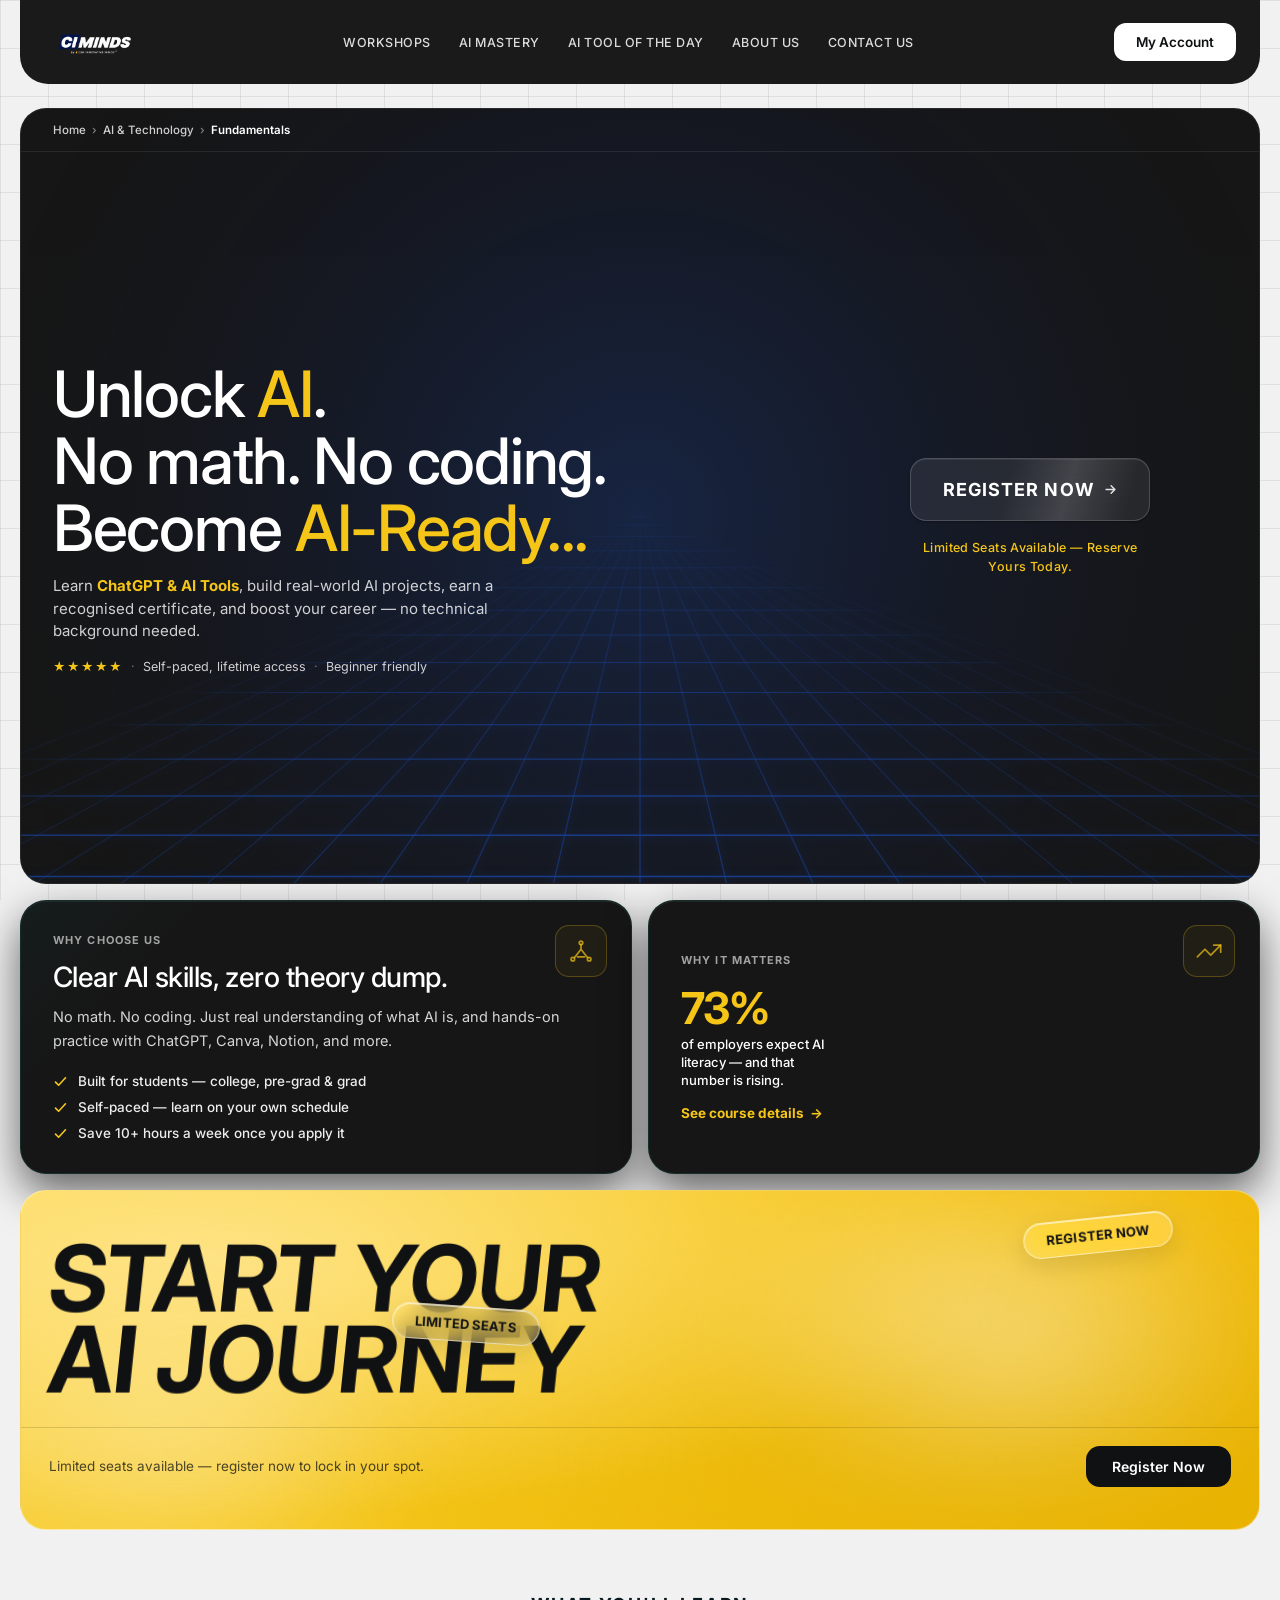
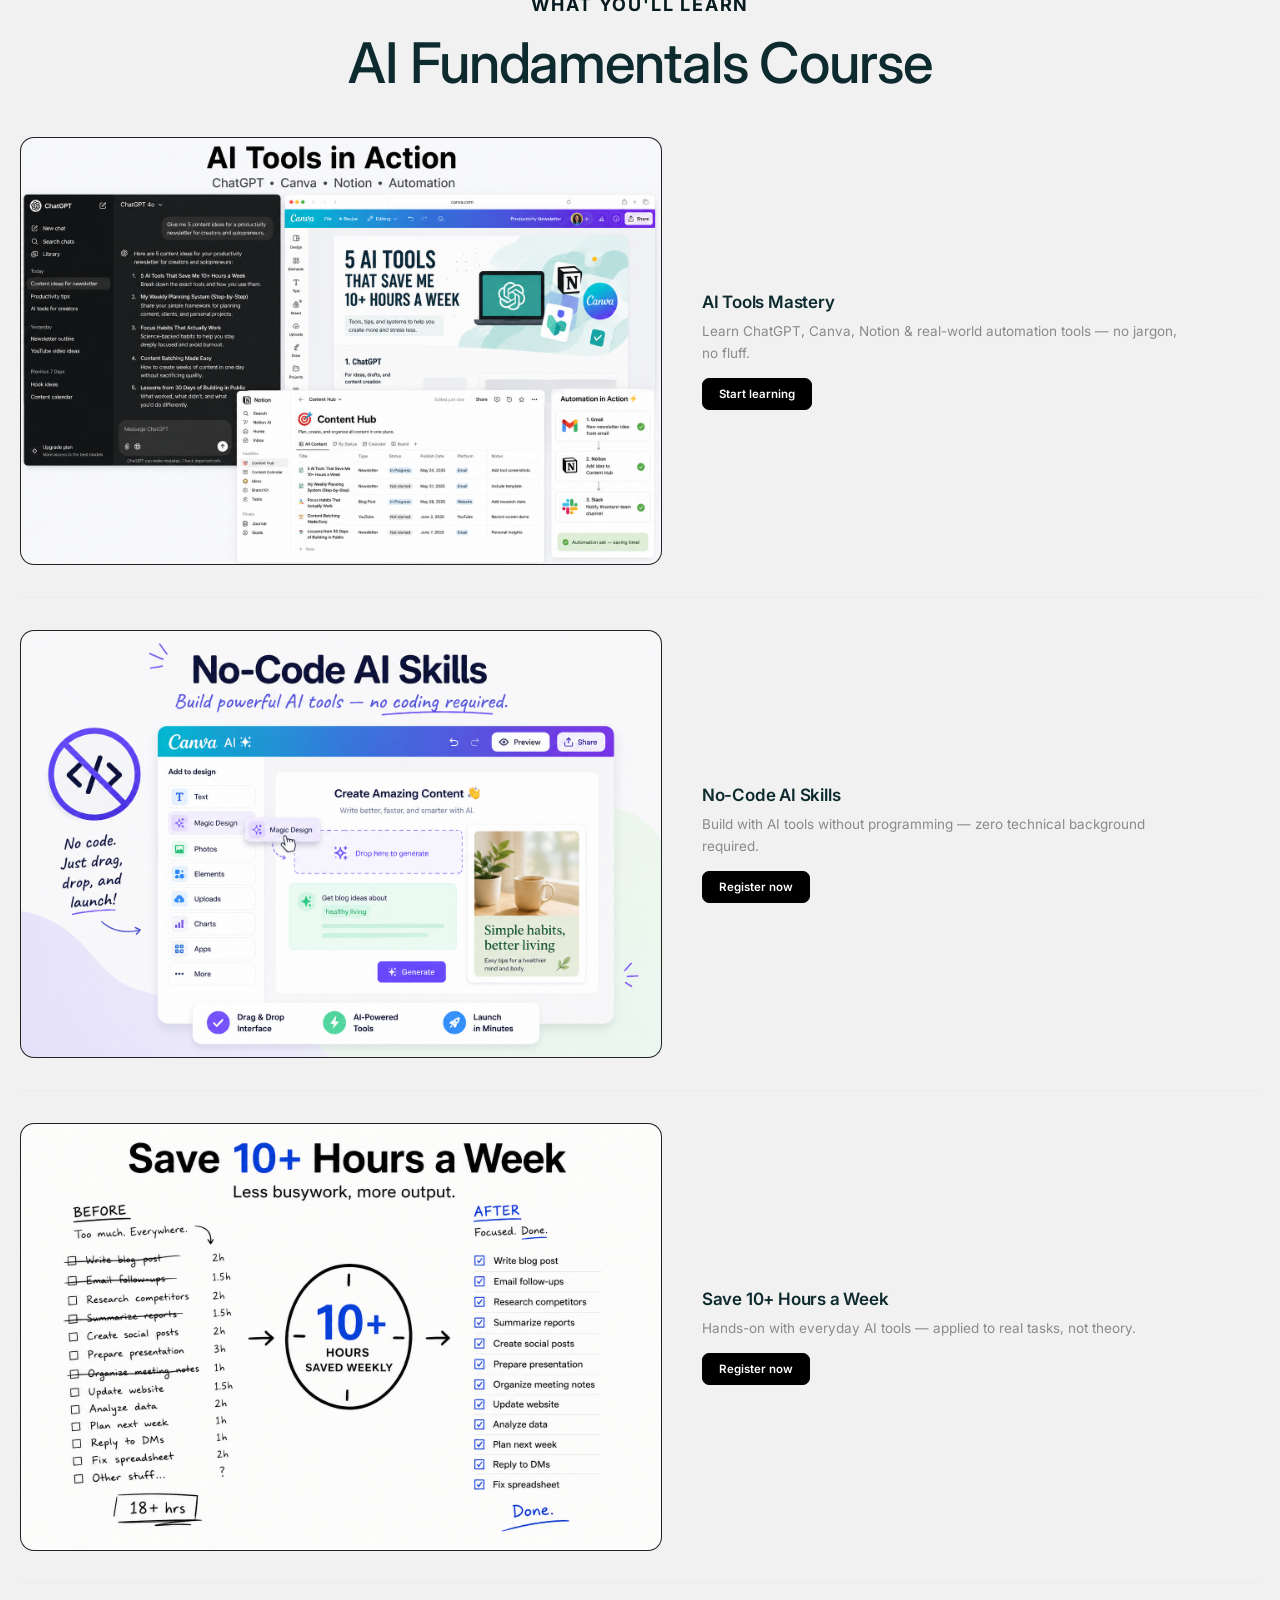
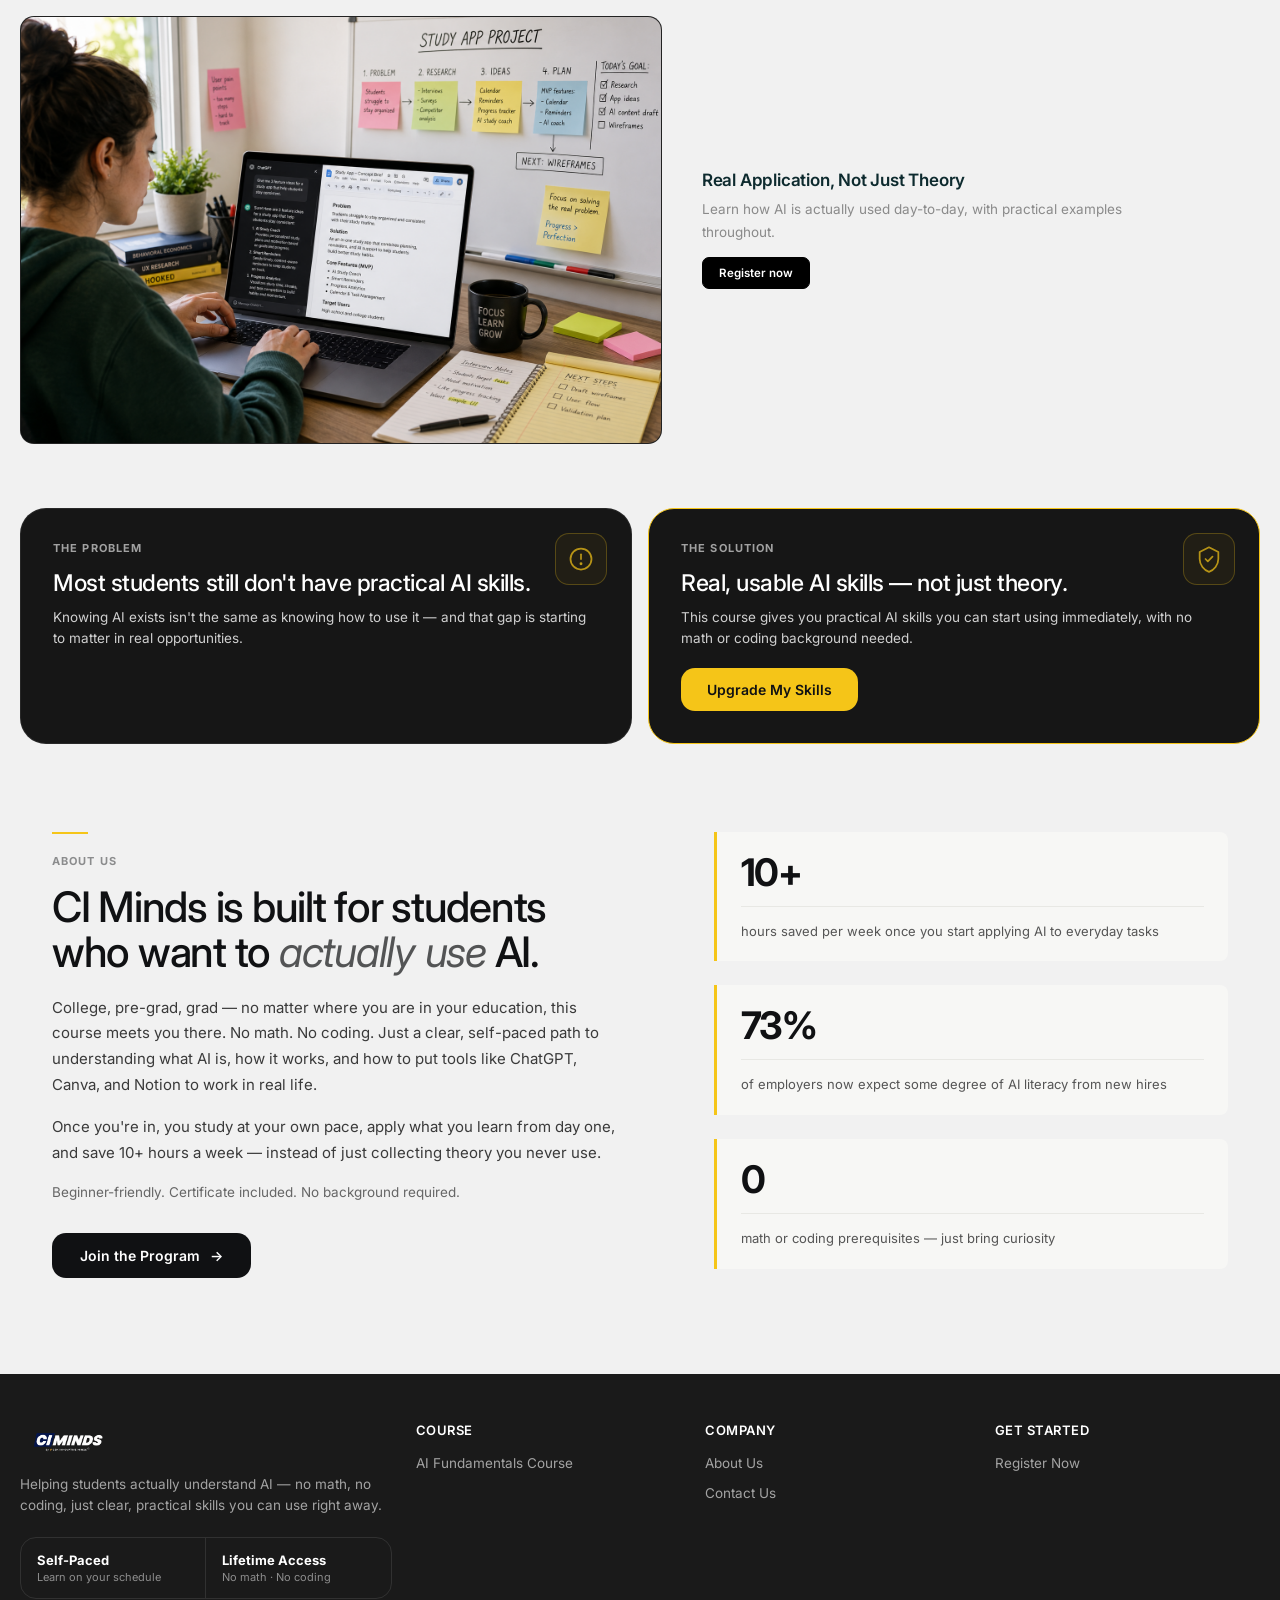
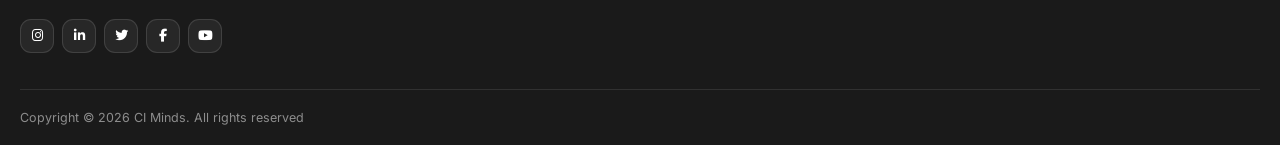
<file: index.html>
<!DOCTYPE html>
<html lang="en">
<head>
<meta charset="UTF-8">
<meta name="viewport" content="width=device-width, initial-scale=1.0">
<title>CI Minds — AI Fundamentals, No Math No Coding</title>
<link rel="preconnect" href="https://fonts.googleapis.com">
<link rel="preconnect" href="https://fonts.gstatic.com" crossorigin>
<link href="https://fonts.googleapis.com/css2?family=Inter:ital,wght@0,300;0,400;0,500;0,600;0,700;1,400;1,500&display=swap" rel="stylesheet">
<link rel="stylesheet" href="https://cdnjs.cloudflare.com/ajax/libs/font-awesome/6.4.0/css/all.min.css">
<style>
:root{
  --page-bg:#F1F1F1;
  --bg:#1A1A1A;
  --card-dark:#161616;
  --orange:#F5C518;
  --orange-hover:#E0B000;
  --white:#FFFFFF;
  --ink:#101113;
  --muted:#8A8A8A;
  --muted-label:#979797;
  --muted-on-dark:rgba(255,255,255,0.80);
  --divider:#EDEDED;
  --divider-dark:rgba(255,255,255,0.08);
  --header-h:84px;
  --header-h-mobile:68px;
  --radius-card:26px;
  --gap:16px;
  --maxw:1280px;
}
*{margin:0;padding:0;box-sizing:border-box;}
html{scroll-behavior:smooth;scroll-padding-top:var(--header-h);overflow-x:hidden;scroll-snap-type:y proximity;}
body{
  overflow-x:hidden;
  font-family:'Inter',sans-serif;
  color:var(--ink);
  background-color:var(--page-bg);
  position:relative;
  -webkit-font-smoothing:antialiased;
}
.bg-layer{
  position:fixed;
  inset:0;
  z-index:0;
  pointer-events:none;
  background-image:
    linear-gradient(rgba(16,17,19,0.08) 1px, transparent 1px),
    linear-gradient(90deg, rgba(16,17,19,0.08) 1px, transparent 1px);
  background-size:48px 48px, 48px 48px;
  background-position:0 0, 0 0;
  will-change:transform;
}
@media(prefers-reduced-motion: reduce){
  .bg-layer{transition:none;}
}
a{color:inherit;text-decoration:none;}
button,input,select,textarea{font-family:'Inter',sans-serif;}
h1,h2,h3,h4{font-family:'Inter',sans-serif;}
:focus-visible{outline:2px solid var(--orange);outline-offset:3px;}
img{max-width:100%;display:block;}
ul{list-style:none;}

/* ========== HEADER ========== */
header{position:sticky;top:0;z-index:200;background:transparent;display:flex;flex-direction:column;padding:0 12px;}
.header-shell{position:relative;background:var(--bg);transition:box-shadow .3s ease, border-radius .3s ease, transform .3s cubic-bezier(.21,.85,.35,1);max-width:var(--maxw);margin:0 auto;width:100%;border-radius:0 0 28px 28px;overflow:hidden;}
header.is-scrolled .header-shell{box-shadow:0 14px 36px rgba(0,0,0,0.45);border-radius:0 0 28px 28px;}
.header-inner{width:100%;max-width:var(--maxw);margin:0 auto;padding:0 16px;height:68px;display:flex;align-items:center;justify-content:space-between;gap:16px;}
@media(min-width:600px){
  header{padding:0 20px;}
  .header-inner{padding:0 24px;height:var(--header-h);}
}
.logo-link{display:flex;align-items:center;flex:none;}
.logo-img{
  height:30px;
  width:auto;
  display:block;
}
@media(min-width:600px){
  .logo-img{height:38px;}
}
.logo-text{font-family:'Inter',sans-serif;font-weight:700;font-size:22px;color:var(--white);letter-spacing:-0.3px;}
.logo-text span{color:var(--orange);}
.header-inner .logo-text span{position:relative;}
.header-inner .logo-text span::after{
  content:'';
  position:absolute;left:0;bottom:-3px;
  width:100%;height:2px;
  background:var(--orange);
  transform:scaleX(0);
  transform-origin:left;
  animation:logo-underline .7s .5s cubic-bezier(.21,.85,.35,1) forwards;
}
@keyframes logo-underline{to{transform:scaleX(1);}}
@media (prefers-reduced-motion: reduce){
  .header-inner .logo-text span::after{animation:none;transform:scaleX(1);}
}
nav.main-nav{display:flex;align-items:center;gap:28px;}
nav.main-nav a{font-size:12.5px;font-weight:500;letter-spacing:.04em;text-transform:uppercase;color:rgba(255,255,255,0.85);white-space:nowrap;transition:color .15s;}
nav.main-nav a:hover{color:var(--white);}
.header-right{display:flex;align-items:center;gap:12px;flex:none;}
.header-btn{background:var(--white);color:var(--ink);font-weight:600;font-size:13.5px;padding:11px 22px;border-radius:12px;border:none;cursor:pointer;white-space:nowrap;}
.header-btn.register{background:var(--orange);color:var(--ink);text-decoration:none;display:inline-flex;align-items:center;}
.nav-toggle{display:none;background:none;border:none;cursor:pointer;padding:6px;flex:none;}
.nav-toggle span{display:block;width:22px;height:2px;background:var(--white);margin:4px 0;border-radius:2px;transition:transform .2s ease, opacity .2s ease;}
.nav-toggle[aria-expanded="true"] span:nth-child(1){transform:translateY(6px) rotate(45deg);}
.nav-toggle[aria-expanded="true"] span:nth-child(2){opacity:0;}
.nav-toggle[aria-expanded="true"] span:nth-child(3){transform:translateY(-6px) rotate(-45deg);}
.mobile-nav{display:none;flex-direction:column;background:var(--bg);border-top:1px solid rgba(255,255,255,0.08);}
.mobile-nav.open{display:flex;}
.mobile-nav a{padding:14px 24px;font-size:14px;font-weight:500;color:rgba(255,255,255,0.85);border-bottom:1px solid rgba(255,255,255,0.06);}
.mobile-nav .mobile-nav-ctas{display:flex;gap:10px;padding:16px 24px 20px;}
.mobile-nav .mobile-nav-ctas .header-btn{flex:1;text-align:center;justify-content:center;}
@media(max-width:879px){
  nav.main-nav{display:none;}
  .nav-toggle{display:block;}
  .header-right .header-btn{display:none;}
}
/* Small-laptop / landscape-tablet pinch zone: full nav + both buttons need
   tighter spacing here or "My Account" clips off the right edge. */
@media(min-width:880px) and (max-width:1099px){
  .header-inner{padding:0 16px;gap:10px;}
  nav.main-nav{gap:16px;}
  nav.main-nav a{font-size:13px;}
  .header-right{gap:8px;}
  .header-btn{padding:10px 16px;font-size:13px;}
}
@media(min-width:880px){
  .mobile-nav-ctas{display:none;}
}

/* ========== BENTO GRID SHELL ========== */
.bento-wrap{max-width:var(--maxw);margin:0 auto;padding:20px 16px 20px;display:flex;flex-direction:column;gap:12px;position:relative;z-index:1;}
.bento-row{display:grid;grid-template-columns:1fr;gap:12px;scroll-snap-align:start;scroll-margin-top:calc(var(--header-h-mobile) + 12px);}
@media(min-width:600px){
  .bento-row{scroll-margin-top:calc(var(--header-h) + 16px);}
}
@media(min-width:600px){
  .bento-wrap{padding:24px 20px 24px;gap:var(--gap);}
  .bento-row{gap:var(--gap);}
}
/* Mobile: hero section takes up the exact first screen — no overflow into next card */
@media(max-width:599px){
  .bento-wrap{
    padding-top:20px;
    gap:12px;
  }
  /* Ensure the hero bcard itself does not grow beyond one screen */
  .bento-wrap > .hero-card{
    flex-shrink:0;
  }
}

/* shared card look */
.bcard{
  background:var(--card-dark);
  border:1px solid var(--divider-dark);
  border-radius:22px;
  padding:24px 20px;
  position:relative;
  overflow:hidden;
}
@media(min-width:600px){
  .bcard{border-radius:var(--radius-card);padding:32px;}
}
.bcard.light{background:var(--white);border:1px solid var(--divider);}
.bcard .eyebrow{font-size:11px;font-weight:700;letter-spacing:.10em;text-transform:uppercase;color:rgba(255,255,255,0.60);margin-bottom:14px;}
.bcard.light .eyebrow{color:rgba(16,17,19,0.45);font-size:11px;font-weight:700;letter-spacing:.10em;}
#workshops.bcard .eyebrow{color:#071A1F;text-align:center;font-size:18px;font-weight:700;}

/* ========== ROW 1: HERO (full width, fills first screen) ========== */
.hero-card{
  padding:0;
  display:flex;
  flex-direction:column;
  min-height:calc(100svh - var(--header-h-mobile) - 20px - 12px);
  scroll-snap-align:start;
  scroll-margin-top:calc(var(--header-h-mobile) + 12px);
}
/* Mobile: hero card must fill exactly the full first screen — nothing else visible */
@media(max-width:599px){
  .hero-card{
    min-height:calc(100svh - var(--header-h-mobile) - 20px - 12px);
    height:calc(100svh - var(--header-h-mobile) - 20px - 12px);
    max-height:calc(100svh - var(--header-h-mobile) - 20px - 12px);
    overflow:hidden;
    display:flex;
    flex-direction:column;
    justify-content:space-between;
  }
}
/* Hero two-column layout */
.hero-inner{padding:16px 20px 16px;flex:1;display:flex;flex-direction:row;align-items:center;justify-content:space-between;gap:32px;overflow:hidden;}
.hero-left{flex:1;min-width:0;display:flex;flex-direction:column;justify-content:center;}
.hero-right-panel{
  flex:none;
  width:196px;
  margin-right:clamp(24px,6vw,80px);
  display:flex;
  flex-direction:column;
  align-items:center;
  justify-content:center;
  gap:14px;
}
/* Minimal monochrome Register Now — clean, big-tech */
.btn-register-hero{
  position:relative;
  display:inline-flex;
  align-items:center;
  justify-content:center;
  gap:8px;
  width:100%;
  padding:15px 22px;
  border-radius:10px;
  border:1px solid rgba(255,255,255,0.18);
  cursor:pointer;
  text-decoration:none;
  font-size:13.5px;
  font-weight:700;
  letter-spacing:0.05em;
  text-transform:uppercase;
  color:#ffffff;
  background:rgba(255,255,255,0.08);
  backdrop-filter:blur(12px);
  -webkit-backdrop-filter:blur(12px);
  overflow:hidden;
  transition:background .2s ease,border-color .2s ease,transform .18s cubic-bezier(.4,0,.2,1),box-shadow .2s ease;
  box-shadow:0 1px 2px rgba(0,0,0,0.3),inset 0 1px 0 rgba(255,255,255,0.08);
  white-space:nowrap;
}
/* Shimmer sweep on hover */
.btn-register-hero::before{
  content:'';
  position:absolute;
  inset:0;
  background:linear-gradient(105deg,transparent 38%,rgba(255,255,255,0.13) 50%,transparent 62%);
  background-size:220% 100%;
  background-position:220% 0;
  transition:background-position .52s cubic-bezier(.4,0,.2,1);
  pointer-events:none;
}
.btn-register-hero .rn-arrow{
  display:inline-flex;
  align-items:center;
  transition:transform .2s cubic-bezier(.4,0,.2,1);
}
.btn-register-hero:hover{
  background:rgba(255,255,255,0.14);
  border-color:rgba(255,255,255,0.32);
  transform:translateY(-2px);
  box-shadow:0 4px 16px rgba(0,0,0,0.35),inset 0 1px 0 rgba(255,255,255,0.12);
}
.btn-register-hero:hover::before{background-position:-20% 0;}
.btn-register-hero:hover .rn-arrow{transform:translateX(4px);}
.btn-register-hero:active{
  transform:translateY(0);
  background:rgba(255,255,255,0.06);
  transition-duration:.06s;
}
/* Seat note */
.hero-seat-note{
  font-size:11.5px;
  font-weight:500;
  color:var(--orange);
  text-align:center;
  letter-spacing:0.03em;
  line-height:1.5;
}
/* Mobile: hide right panel, tighten padding, bigger fonts */
@media(max-width:767px){
  .hero-inner{flex-direction:column;align-items:flex-start;gap:12px;padding:12px 20px 12px;}
  .hero-right-panel{display:none;}
  .hero-left{width:100%;}
}
@media(max-width:599px){
  .hero-inner{
    padding:10px 18px 10px;
    flex:1;
    overflow:hidden;
  }
  .hero-inner h1{font-size:clamp(26px,9vw,38px);}
  .hero-desc{font-size:14px;margin-top:8px;}
  .hero-meta{font-size:12.5px;margin-top:8px;}
  .hero-eyebrow{padding:10px 18px;font-size:12px;flex-shrink:0;}
}
@media(min-width:600px){
  .hero-card{scroll-margin-top:calc(var(--header-h) + 16px);}
}
.hero-eyebrow{display:flex;align-items:center;gap:6px;flex-wrap:wrap;font-size:11.5px;font-weight:500;color:var(--muted-on-dark);padding:12px 20px;border-bottom:1px solid var(--divider-dark);flex:none;}
.hero-eyebrow .sep{opacity:.6;}
.hero-eyebrow .current{color:var(--white);font-weight:600;}

.hero-inner h1{font-size:clamp(30px,9vw,64px);line-height:1.04;font-weight:500;letter-spacing:-0.02em;color:var(--white);max-width:680px;}
.hero-inner h1 .accent{color:var(--orange);}
.hero-inner h1 .accent-sky{color:#38BDF8;}
.hero-inner h1[data-typewriter]{display:inline-block;}
.hero-inner h1 .tw-char{
  display:inline;
  opacity:0;
  animation:typewriter-char-in .01s linear forwards;
  animation-delay:var(--tdelay,0s);
}
.hero-inner h1 .tw-cursor{
  display:inline-block;
  width:3px;
  height:0.85em;
  margin-left:4px;
  background:var(--orange);
  vertical-align:text-bottom;
  opacity:0;
  animation:typewriter-blink .8s step-end 8;
  animation-delay:var(--tcursor-delay,1.5s);
}
@keyframes typewriter-char-in{
  to{opacity:1;}
}
@keyframes typewriter-blink{
  0%,100%{opacity:1;}
  50%{opacity:0;}
}
@keyframes typewriter-blink{
  0%,100%{opacity:1;}
  50%{opacity:0;}
}
@media(max-width:600px){
  .hero-inner h1 .tw-char{animation:none;opacity:1;}
  .hero-inner h1 .tw-cursor{display:none;}
}
@media (prefers-reduced-motion: reduce){
  .hero-inner h1 .tw-char{animation:none;opacity:1;}
  .hero-inner h1 .tw-cursor{animation:none;opacity:0;}
}
.hero-desc{margin-top:12px;font-size:14px;line-height:1.5;color:var(--muted-on-dark);max-width:440px;}
.hero-meta{margin-top:14px;display:flex;align-items:center;flex-wrap:wrap;gap:8px;font-size:12.5px;color:var(--muted-on-dark);}
.hero-meta .stars{color:var(--orange);letter-spacing:1px;font-size:12px;}
.hero-meta strong{color:var(--white);font-weight:600;}
.hero-meta .dot{opacity:.5;}
.hero-cta-row{margin-top:18px;display:flex;align-items:center;gap:16px;flex-wrap:wrap;}
.btn-register{position:relative;display:inline-flex;align-items:center;gap:10px;background:var(--orange);border:none;color:var(--ink);font-size:14px;font-weight:600;padding:13px 22px;border-radius:14px;cursor:pointer;transition:padding .2s cubic-bezier(.4,0,.2,1), gap .2s cubic-bezier(.4,0,.2,1);overflow:hidden;}
.btn-register:hover{padding-right:28px;gap:14px;}
.btn-register .arrow{width:16px;height:16px;display:flex;align-items:center;justify-content:center;flex:none;transition:transform .2s cubic-bezier(.4,0,.2,1);}
.btn-register .arrow svg{width:16px;height:16px;}
.btn-register:hover .arrow{transform:translateX(2px);}
.hero-cta-row .small-note{font-size:12.5px;font-weight:600;color:var(--orange);}
@media(min-width:600px){
  .hero-card{min-height:calc(100svh - var(--header-h) - 24px - 16px);}
  .hero-eyebrow{padding:14px 32px;}
  .hero-inner{padding:16px 32px 16px;}
  .hero-desc{margin-top:14px;font-size:15px;}
  .hero-meta{margin-top:16px;}
  .hero-cta-row{margin-top:22px;}
}

/* ========== ROW 2: WHY (stacked 2) + WORKSHOPS (tall) ========== */
.row-two{grid-template-columns:1fr;}
.col-stack{display:flex;flex-direction:column;gap:var(--gap);}
.why-card{
  background:var(--card-dark);
  border:1px solid rgba(0,180,160,0.15);
  box-shadow:
    inset 0 1px 0 rgba(255,255,255,0.06),
    0 18px 44px rgba(0,0,0,0.6);
}
.why-card::before{
  content:'';
  position:absolute;
  inset:0;
  pointer-events:none;
  background:linear-gradient(135deg, rgba(0,200,180,0.04) 0%, rgba(255,255,255,0) 22%);
}
.why-card h2{font-size:clamp(22px,3.2vw,28px);font-weight:500;letter-spacing:-0.02em;color:var(--white);line-height:1.15;}
.why-lead{margin-top:12px;font-size:14.5px;line-height:1.65;color:rgba(255,255,255,0.82);}
.why-checks{margin-top:20px;display:flex;flex-direction:column;gap:10px;}
.why-checks li{display:flex;align-items:center;gap:10px;font-size:13.5px;font-weight:500;color:rgba(255,255,255,0.92);}
.why-checks svg{width:15px;height:15px;flex-shrink:0;color:var(--orange);}
.stat-card{display:flex;flex-direction:column;align-items:flex-start;justify-content:center;gap:16px;background:var(--card-dark) !important;border-color:rgba(0,180,160,0.15) !important;box-shadow:inset 0 1px 0 rgba(255,255,255,0.06), 0 18px 44px rgba(0,0,0,0.6);}
.stat-card .eyebrow{color:rgba(255,255,255,0.60) !important;}
.stat-card .stat-label{color:var(--white) !important;font-weight:500;}
.stat-card .icon-slot-mark{color:rgba(255,255,255,0.3) !important;border-color:rgba(255,255,255,0.2) !important;}
.trust-link{color:var(--orange) !important;}
.trust-link{display:inline-flex;align-items:center;gap:6px;font-size:13.5px;font-weight:700;color:var(--orange);}
.trust-link span{transition:transform .15s;}
.trust-link:hover span{transform:translateX(3px);}
.stat-card .big-num{font-family:'Inter',sans-serif;font-size:clamp(32px,5vw,44px);font-weight:700;color:var(--orange);letter-spacing:-1px;}
.stat-card .stat-label{font-size:13px;color:var(--muted-on-dark);max-width:160px;line-height:1.4;}
.ws-card{display:flex;flex-direction:column;}
#workshops.bcard{border:none;border-radius:0;background:transparent;padding:32px 0;}
@media(min-width:600px){#workshops.bcard{padding:48px 0;}}
.ws-card h3{font-family:'Inter',sans-serif;font-size:clamp(36px,6vw,56px);font-weight:500;letter-spacing:-0.02em;color:var(--learn-navy);margin-bottom:40px;text-align:center;}
.bcard.light.ws-card{--learn-navy:#0d2a2e;}
.learn-item{display:grid;grid-template-columns:1fr;gap:16px;align-items:center;}
.learn-item + .learn-item{margin-top:32px;padding-top:32px;border-top:1px solid var(--divider);}
.learn-art{
  position:relative;
  border-radius:14px;
  overflow:hidden;
  aspect-ratio:3/2;
  width:100%;
  display:flex;align-items:center;justify-content:center;
  background:#111;
  border:1px solid rgba(255,255,255,0.07);
  transform:translateY(10px);
  opacity:0;
  transition:transform .65s cubic-bezier(.21,.85,.35,1), opacity .65s ease;
}
.learn-art.kinetic-ready{
  transform:translateY(0);
  opacity:1;
}
.learn-art img{width:100%;height:100%;object-fit:cover;display:block;}
.learn-art .art-placeholder-label{
  text-align:center;
  padding:16px;
  font-family:'Inter',sans-serif;
  font-size:12px;
  font-weight:600;
  letter-spacing:.04em;
  text-transform:uppercase;
  color:rgba(255,255,255,0.65);
  line-height:1.6;
  max-width:280px;
}
.learn-art .art-placeholder-label .art-tag{
  display:block;
  font-size:13.5px;
  font-weight:700;
  letter-spacing:0;
  text-transform:none;
  color:#7EDCDC;
  margin-bottom:6px;
}
/* learn-art animation handled above */
@media (prefers-reduced-motion: reduce){.learn-art{transition:none;transform:none;opacity:1;}}
.learn-text strong{display:block;font-family:'Inter',sans-serif;font-size:17px;font-weight:600;letter-spacing:-0.2px;color:var(--learn-navy);margin-bottom:8px;}
.learn-text p{font-size:13.5px;line-height:1.65;color:var(--muted);opacity:1;max-width:480px;}
.learn-text .mini-cta{
  display:inline-flex;align-items:center;
  margin-top:14px;
  background:#000;
  color:#fff;
  border:1px solid #000;
  font-family:'Inter',sans-serif;
  font-size:11.5px;
  font-weight:600;
  padding:8px 16px;
  border-radius:7px;
  text-decoration:none;
  transition:background .15s,color .15s;
}
.learn-text .mini-cta:hover{background:#222;color:#fff;text-decoration:none;}
@media(min-width:600px){
  .learn-item{grid-template-columns:1.15fr 1fr;gap:40px;}
}
.benefits-list{display:flex;flex-direction:column;gap:16px;margin-bottom:24px;flex:1;}
.benefit-item{display:flex;align-items:flex-start;gap:11px;}
.check-icon{color:var(--orange);flex-shrink:0;width:16px;height:16px;margin-top:3px;}
.benefit-item .text-block strong{display:block;font-size:13.5px;font-weight:600;color:var(--white);margin-bottom:3px;}
.benefit-item .text-block p{font-size:12.5px;line-height:1.55;color:var(--muted-on-dark);}
.mini-cta{display:inline-block;margin-top:6px;font-size:12px;font-weight:700;color:var(--orange);}
.mini-cta:hover{text-decoration:underline;}
.register-btn{display:inline-flex;align-items:center;gap:8px;background:var(--orange);color:var(--ink);border:none;border-radius:14px;padding:13px 26px;font-size:14px;font-weight:600;cursor:pointer;transition:opacity .15s;align-self:flex-start;}
.register-btn:hover{opacity:.85;}

/* ========== ROW 3: ABOUT (wide) + CTA (narrow) ========== */
.row-three{grid-template-columns:1fr;}
.row-cta-solo{grid-template-columns:1fr;}
.row-problem{grid-template-columns:1fr;}
.problem-card h3,.solution-card h3{font-size:clamp(19px,2.6vw,23px);font-weight:500;letter-spacing:-0.02em;color:var(--white);margin-bottom:10px;}
.problem-card p,.solution-card p{font-size:13.5px;line-height:1.6;color:var(--muted-on-dark);}
.problem-card,.solution-card{background:var(--card-dark);}
.solution-card{border:1px solid var(--orange);}
.solution-card .register-btn{margin-top:18px;}
.about-card h2{font-size:clamp(24px,3.6vw,32px);font-weight:500;letter-spacing:-0.02em;color:var(--ink);margin-bottom:16px;} .about-card h2 em{font-style:italic;font-weight:400;color:rgba(16,17,19,0.7);}
.about-card p{font-size:14px;line-height:1.7;margin-bottom:16px;color:#4a4a4a;}
.about-card h3{font-size:18px;font-weight:700;margin-top:18px;margin-bottom:10px;color:var(--ink);}
.about-tagline{font-size:14px;color:var(--muted);margin-bottom:22px;}
.learn-more-btn{background:var(--bg);color:var(--white);border:none;border-radius:14px;padding:12px 26px;font-size:14px;font-weight:600;cursor:pointer;}
/* ========== BIG-TYPE CTA (giant stacked headline + rotated pill badges) ========== */
.cta-card{
  background:
    radial-gradient(120% 140% at 15% 20%, rgba(255,229,140,0.9), transparent 55%),
    radial-gradient(110% 130% at 85% 80%, rgba(224,176,0,0.55), transparent 60%),
    linear-gradient(135deg, #FBD64A 0%, #F5C518 45%, #EFB400 100%);
  border:1px solid rgba(255,255,255,0.35);
  padding:0;
  overflow:hidden;
  min-height:340px;
  display:flex;flex-direction:column;justify-content:center;
  position:relative;
}
.cta-card::before{
  content:'';
  position:absolute;
  top:-35%;right:-12%;
  width:65%;height:150%;
  background:radial-gradient(closest-side, rgba(255,255,255,0.45), rgba(255,255,255,0.1) 55%, transparent 75%);
  filter:blur(46px);
  pointer-events:none;
  z-index:0;
  animation:liquid-drift-a 16s ease-in-out infinite;
}
.cta-card::after{
  content:'';
  position:absolute;
  bottom:-40%;left:-15%;
  width:55%;height:130%;
  background:radial-gradient(closest-side, rgba(255,255,255,0.3), rgba(255,255,255,0.05) 60%, transparent 75%);
  filter:blur(50px);
  pointer-events:none;
  z-index:0;
  animation:liquid-drift-b 20s ease-in-out infinite;
}
@keyframes liquid-drift-a{
  0%,100%{transform:translate(0,0) scale(1);}
  50%{transform:translate(-4%,6%) scale(1.08);}
}
@keyframes liquid-drift-b{
  0%,100%{transform:translate(0,0) scale(1);}
  50%{transform:translate(5%,-5%) scale(1.06);}
}
@media(prefers-reduced-motion: reduce){
  .cta-card::before, .cta-card::after{animation:none;}
}
.cta-big, .cta-foot{position:relative;z-index:1;}
.cta-big{
  padding:36px 28px 26px;
  position:relative;
}
.cta-big .big-line{
  display:block;
  font-family:'Inter',sans-serif;
  font-weight:700;
  font-style:normal;
  transform:skewX(-6deg);
  text-transform:uppercase;
  color:var(--ink);
  font-size:clamp(34px,7.4vw,92px);
  line-height:0.88;
  letter-spacing:-0.01em;
  white-space:nowrap;
}
.cta-pill{
  position:absolute;
  display:inline-flex;align-items:center;
  background:rgba(255,255,255,0.22);
  backdrop-filter:blur(14px) saturate(160%);
  -webkit-backdrop-filter:blur(14px) saturate(160%);
  color:var(--ink);
  border:1px solid rgba(255,255,255,0.55);
  border-radius:999px;
  padding:9px 22px;
  font-family:'Inter',sans-serif;
  font-weight:700;
  font-size:13px;
  letter-spacing:.01em;
  text-transform:uppercase;
  white-space:nowrap;
  box-shadow:0 8px 24px rgba(16,17,19,0.12), inset 0 1px 0 rgba(255,255,255,0.6);
  cursor:pointer;
  transition:transform .15s ease, background .15s ease;
}
.cta-pill:hover{background:rgba(255,255,255,0.32);}
.cta-pill:hover{transform:scale(1.04);}
.cta-pill--a{top:6%;right:7%;transform:rotate(-6deg);}
.cta-pill--a:hover{transform:rotate(-6deg) scale(1.04);}
.cta-pill--b{top:46%;left:30%;transform:rotate(4deg);}
.cta-pill--b:hover{transform:rotate(4deg) scale(1.04);}
.cta-foot{
  padding:18px 28px 30px;
  border-top:1.5px solid rgba(16,17,19,0.15);
  display:flex;align-items:center;justify-content:space-between;flex-wrap:wrap;gap:14px;
}
.cta-foot p{font-size:13.5px;color:rgba(16,17,19,0.75);margin:0;}
.cta-foot .learn-more-btn{background:var(--ink);flex:none;}
@media(max-width:600px){
  .cta-big .big-line{font-size:clamp(30px,12vw,48px);}
  .cta-pill{padding:6px 14px;font-size:10.5px;}
  .cta-pill--a{top:0%;right:0%;}
  .cta-pill--b{top:38%;left:16%;}
}

@media(min-width:700px){
  .row-two{grid-template-columns:1fr;}
  .col-stack{flex-direction:row;}
  .col-stack > .bcard{flex:1;}
  .row-problem{grid-template-columns:1fr 1fr;}
  .stat-card{flex-direction:column;}
}

/* ========== MOBILE HERO CTA ========== */
.hero-mobile-cta{
  display:none; /* hidden by default; shown on mobile only */
  flex-direction:column;
  align-items:flex-start;
  gap:8px;
  width:100%;
  margin-top:14px;
  padding-bottom:4px;
}
.btn-register-mobile{
  position:relative;
  display:inline-flex;
  align-items:center;
  justify-content:center;
  gap:8px;
  width:100%;
  padding:15px 22px;
  border-radius:12px;
  border:1px solid rgba(255,255,255,0.18);
  cursor:pointer;
  text-decoration:none;
  font-size:16px;
  font-weight:700;
  letter-spacing:0.05em;
  text-transform:uppercase;
  color:#ffffff;
  background:rgba(255,255,255,0.08);
  backdrop-filter:blur(12px);
  -webkit-backdrop-filter:blur(12px);
  overflow:hidden;
  box-shadow:0 1px 2px rgba(0,0,0,0.3),inset 0 1px 0 rgba(255,255,255,0.08);
  transition:background .2s ease, border-color .2s ease, transform .18s cubic-bezier(.4,0,.2,1), box-shadow .2s ease;
  white-space:nowrap;
}
.btn-register-mobile:hover{
  background:rgba(255,255,255,0.14);
  border-color:rgba(255,255,255,0.32);
  transform:translateY(-2px);
  box-shadow:0 4px 16px rgba(0,0,0,0.35),inset 0 1px 0 rgba(255,255,255,0.12);
}
.btn-register-mobile:active{transform:translateY(0);background:rgba(255,255,255,0.06);transition-duration:.06s;}
.hero-mobile-seat-note{
  font-size:11.5px;
  font-weight:500;
  color:var(--orange);
  letter-spacing:0.03em;
  line-height:1.5;
  width:100%;
  text-align:center;
}
@media(max-width:767px){
  .hero-mobile-cta{display:flex;}
}

/* ========== DESKTOP: BIGGER REGISTER NOW BUTTON (original white glass design) ========== */
@media(min-width:768px){
  .btn-register-hero{
    font-size:16px;
    padding:18px 28px;
    border-radius:14px;
  }
  .hero-right-panel{
    width:220px;
    gap:18px;
  }
  .hero-seat-note{
    font-size:12.5px;
  }
}
@media(min-width:1024px){
  .btn-register-hero{
    font-size:18px;
    padding:20px 34px;
    border-radius:16px;
    letter-spacing:0.06em;
  }
  .hero-right-panel{width:240px;}
}

/* ========== FOOTER ========== */
.site-footer{margin:0;padding:48px 20px 20px;background:var(--bg);color:var(--white);position:relative;z-index:1;}

/* ========== STICKY CTA ========== */
.sticky-cta{
  position:fixed;right:20px;bottom:20px;z-index:300;
  display:inline-flex;align-items:center;gap:10px;
  background:var(--orange);color:var(--ink);
  font-size:14px;font-weight:600;
  padding:14px 20px;border-radius:14px;
  box-shadow:0 8px 24px rgba(0,0,0,0.25);
  opacity:0;pointer-events:none;
  transform:translateY(10px);
  transition:opacity .2s, transform .2s;
}
.sticky-cta.visible{opacity:1;pointer-events:auto;transform:translateY(0);}
.sticky-cta .arrow{width:16px;height:16px;display:flex;align-items:center;justify-content:center;flex:none;}
.sticky-cta .arrow svg{width:16px;height:16px;}
@media(max-width:600px){
  .sticky-cta{left:20px;right:20px;justify-content:center;padding:14px;}
}
.footer-inner{max-width:var(--maxw);margin:0 auto;}
.footer-top{display:grid;grid-template-columns:1fr;gap:32px;margin-bottom:36px;}
.footer-brand .logo-text{margin-bottom:14px;display:inline-block;}
.footer-logo-img{margin-bottom:16px;height:36px;}
.footer-description{font-size:13.5px;line-height:1.6;color:rgba(255,255,255,0.6);max-width:380px;margin-bottom:20px;}
.footer-fact-box{display:flex;border:1px solid rgba(255,255,255,0.1);border-radius:16px;overflow:hidden;max-width:380px;margin-bottom:20px;}
.footer-fact{flex:1;padding:14px 16px;border-right:1px solid rgba(255,255,255,0.1);}
.footer-fact:last-child{border-right:none;}
.footer-fact .ff-title{font-size:13px;font-weight:700;color:var(--white);}
.footer-fact .ff-sub{font-size:11px;color:rgba(255,255,255,0.5);margin-top:2px;}
.social-icons{display:flex;gap:8px;}
.social-icons a{display:flex;align-items:center;justify-content:center;width:34px;height:34px;background:rgba(255,255,255,0.06);border:1px solid rgba(255,255,255,0.12);color:var(--white);border-radius:11px;font-size:13px;transition:background .15s, border-color .15s;}
.social-icons a:hover{background:rgba(245,197,24,0.12);border-color:rgba(245,197,24,0.4);color:var(--orange);}
.footer-col-links .footer-heading{font-size:13px;font-weight:600;color:var(--white);margin-bottom:14px;text-transform:uppercase;letter-spacing:.04em;}
.footer-links-list li{margin-bottom:10px;}
.footer-links-list a{font-size:13.5px;color:rgba(255,255,255,0.6);transition:color .15s;}
.footer-links-list a:hover{color:var(--white);}
.footer-divider{height:1px;background:rgba(255,255,255,0.1);margin:0 0 20px;}
.footer-bottom{display:flex;flex-wrap:wrap;align-items:center;justify-content:space-between;gap:12px;}
.copyright-text{font-size:12.5px;color:rgba(255,255,255,0.5);}
@media(min-width:600px) and (max-width:879px){
  .footer-top{grid-template-columns:1fr 1fr;}
  .footer-brand{grid-column:1 / -1;}
}
@media(min-width:880px){
  .footer-top{grid-template-columns:1.4fr 1fr 1fr 1fr;gap:24px;}
}
/* ========== ILLUSTRATION SPLIT-ROW SYSTEM ========== */
/* Reusable pattern: text on one side, illustration slot on the other.
   Add .split-row--reverse to flip which side the illustration sits on. */
.split-row{
  display:grid;
  grid-template-columns:1fr;
  gap:28px;
  align-items:center;
}
.split-row .split-text{display:flex;flex-direction:column;text-align:left;}
.split-row .split-art{
  position:relative;
  border-radius:22px;
  overflow:hidden;
  min-height:220px;
  display:flex;align-items:center;justify-content:center;
}
.split-art .art-placeholder-label{
  text-align:center;
  padding:20px;
  font-family:'Inter',sans-serif;
  font-size:11px;
  font-weight:600;
  letter-spacing:.04em;
  text-transform:uppercase;
  color:var(--muted-on-dark);
  line-height:1.6;
  max-width:260px;
}
.bcard.light .split-art .art-placeholder-label{color:var(--muted-label);}
.split-art .art-placeholder-label .art-tag{
  display:block;
  font-size:13px;
  font-weight:700;
  letter-spacing:0;
  text-transform:none;
  color:var(--orange);
  margin-bottom:6px;
}
.split-art .art-ico{width:34px;height:34px;margin:0 auto 12px;opacity:.55;}
.split-art .art-ico svg{width:100%;height:100%;}
.split-row .split-art.split-art--logo,
.bcard.light .split-row .split-art.split-art--logo{
  background:none;
  border:none;
  padding:24px;
}
.split-art--logo img{
  width:100%;
  height:auto;
  max-width:420px;
  object-fit:contain;
  border:6px solid #d8dadd;
  border-radius:18px;
  background:#fff;
  padding:18px 22px;
}
@media(min-width:700px){
  .split-row{grid-template-columns:1.15fr 1fr;gap:40px;}
  .split-row--reverse{grid-template-columns:1fr 1.15fr;}
  .split-row--reverse .split-text{order:2;}
  .split-row--reverse .split-art{order:1;}
  .split-art{min-height:280px;}
  .split-art--logo img{max-width:520px;}
}
/* gentle parallax drift on illustration slots as they enter view */
.split-art{
  transform:translateY(14px);
  opacity:.001;
  transition:transform .7s cubic-bezier(.21,.85,.35,1), opacity .7s ease;
}
.split-art.kinetic-ready{transform:translateY(0);opacity:1;}
@media (prefers-reduced-motion: reduce){
  .split-art{transition:none;transform:none;opacity:1;}
}

/* ========== COMPACT CORNER ICON SLOT (small bento cards) ========== */
/* For tighter cards (Why, Stat) where a full split-art slot won't fit —
   a small reserved icon mark in the corner instead. */
.icon-slot{
  position:absolute;
  top:24px;right:24px;
  width:52px;height:52px;
  border-radius:14px;
  border:1px solid rgba(245,197,24,0.25);
  background:rgba(245,197,24,0.05);
  display:flex;align-items:center;justify-content:center;
  opacity:0;
  transform:scale(.88);
  transition:transform .55s cubic-bezier(.21,.85,.35,1), opacity .55s ease;
}
.icon-slot.kinetic-ready{opacity:1;transform:scale(1);}
.bcard.light .icon-slot{border-color:rgba(16,17,19,0.2);}
.icon-slot .icon-slot-mark{font-size:10.5px;font-weight:700;letter-spacing:.03em;text-transform:uppercase;color:var(--muted-on-dark);text-align:center;line-height:1.35;padding:6px;}
.bcard.light .icon-slot .icon-slot-mark{color:var(--muted-label);}
.bcard{position:relative;}
@media (prefers-reduced-motion: reduce){
  .icon-slot{transition:none;opacity:1;transform:none;}
}
@media(max-width:600px){
  .icon-slot{display:none;}
}

/* ========== KINETIC TYPOGRAPHY (scroll-triggered, dark cards only) ========== */
.kinetic-word{
  display:inline-block;
  opacity:0;
  transform:translateY(0.5em) rotate(2deg);
  filter:blur(6px);
  transition:opacity .6s cubic-bezier(.21,.85,.35,1), transform .6s cubic-bezier(.21,.85,.35,1), filter .6s cubic-bezier(.21,.85,.35,1);
  transition-delay:var(--kdelay,0s);
  will-change:opacity, transform, filter;
}
.kinetic-ready .kinetic-word{
  opacity:1;
  transform:translateY(0) rotate(0deg);
  filter:blur(0px);
}
.kinetic-eyebrow{
  opacity:0;
  transform:translateY(8px);
  transition:opacity .5s ease, transform .5s ease;
}
.kinetic-eyebrow.kinetic-ready{opacity:1;transform:translateY(0);}
@media (prefers-reduced-motion: reduce){
  .kinetic-word, .kinetic-eyebrow{opacity:1 !important;transform:none !important;filter:none !important;transition:none !important;}
}
/* ========== SPIRAL TEXT FILL (CTA card) ========== */
.row-spiral{grid-template-columns:1fr;}
.spiral-card{background:#000 !important;position:relative;overflow:hidden;min-height:420px;padding:0;}
.spiral-fill{position:absolute;inset:0;display:flex;align-items:center;justify-content:center;}
.spiral-fill svg{width:140%;height:140%;animation:spiral-rotate 40s linear infinite;}
.spiral-fill .ring-text{font-family:'Inter',sans-serif;font-weight:700;fill:#fff;text-transform:uppercase;}
@keyframes spiral-rotate{
  from{transform:rotate(0deg);}
  to{transform:rotate(360deg);}
}
@media (prefers-reduced-motion: reduce){
  .spiral-fill svg{animation:none;}
}

/* Spiral CTA content — only the Register button floats on top of the spiral */
.spiral-pure-content{
  position:relative;z-index:2;
  display:flex;align-items:center;justify-content:center;
  height:100%;padding:32px;
}
.spiral-pure-content .learn-more-btn{background:#fff;color:#000;font-size:15px;padding:14px 32px;box-shadow:0 8px 24px rgba(0,0,0,0.5);}


/* ── Problem→Solution connector ── */
.row-problem{position:relative;}
.problem-solution-connector{
  display:none;
}
@media(min-width:700px){
  .problem-solution-connector{
    display:flex;
    align-items:center;
    justify-content:center;
    flex:none;
    width:32px;
    align-self:center;
  }
  .problem-solution-connector svg{
    opacity:0.35;
  }
  .row-problem{
    display:grid;
    grid-template-columns:1fr 1fr;
    gap:16px;
    align-items:stretch;
  }
}

/* ========== REDESIGNED SECTION LAYOUTS ========== */



/* ABOUT: Full-width editorial strip — no card box */
.about-strip {
  background: transparent !important;
  border: none !important;
  padding: 0 !important;
}
.about-strip-inner {
  max-width: var(--maxw);
  margin: 0 auto;
  padding: 56px 20px;
  display: grid;
  grid-template-columns: 1fr;
  gap: 40px;
  align-items: start;
}
@media(min-width:700px){
  .about-strip-inner {
    grid-template-columns: 1fr 1fr;
    gap: 72px;
    padding: 72px 32px;
  }
}
@media(min-width:960px){
  .about-strip-inner {
    grid-template-columns: 1.1fr 1fr;
    gap: 96px;
  }
}
.about-strip-left {}
.about-strip-divider {
  width: 36px;
  height: 2px;
  background: var(--orange);
  margin-bottom: 20px;
  flex-none;
}
.about-strip-left h2 {
  font-size: clamp(28px,4vw,42px);
  font-weight: 500;
  letter-spacing: -0.03em;
  line-height: 1.08;
  color: var(--ink);
  margin-bottom: 20px;
}
.about-strip-left p {
  font-size: 15px;
  line-height: 1.72;
  color: #3a3a3a;
  margin-bottom: 16px;
}
.about-strip-left .about-tagline {
  font-size: 13.5px;
  color: #666;
  margin-bottom: 28px;
}
.about-strip-right {
  display: flex;
  flex-direction: column;
  justify-content: center;
  gap: 24px;
}
.about-stat-block {
  padding: 20px 24px;
  background: #F7F7F5;
  border-left: 3px solid var(--orange);
  border-radius: 0 8px 8px 0;
}
.about-stat-block .astat-num {
  display: block;
  font-size: 38px;
  font-weight: 700;
  color: var(--ink);
  letter-spacing: -1.5px;
  line-height: 1.1;
  padding-bottom: 12px;
  margin-bottom: 0;
  border-bottom: 1px solid #E8E8E4;
}
.about-stat-block .astat-label {
  display: block;
  font-size: 13px;
  color: #555;
  line-height: 1.6;
  margin-top: 14px;
  padding-top: 0;
}
.about-strip-cta {
  display: inline-flex;
  align-items: center;
  gap: 8px;
  background: var(--ink);
  color: var(--white);
  border: none;
  border-radius: 14px;
  padding: 14px 28px;
  font-size: 14px;
  font-weight: 600;
  cursor: pointer;
  transition: opacity .15s;
  align-self: flex-start;
  text-decoration: none;
}
.about-strip-cta:hover { opacity: .85; }

/* connector hide on redesign */
.problem-solution-connector { display:none !important; }
/* ========== END REDESIGNED LAYOUTS ========== */
</style>
</head>
<body>
<div class="bg-layer" id="bgLayer" aria-hidden="true"></div>

<!-- ==================== HEADER ==================== -->
<header>
  <div class="header-shell">
    <div class="header-inner">
      <a href="index.html" class="logo-link"><img src="logo.png" alt="CI Minds" class="logo-img"></a>
      <nav class="main-nav">
        <a href="#">Workshops</a>
        <a href="#">AI Mastery</a>
        <a href="#">AI Tool of the Day</a>
        <a href="#about">About Us</a>
        <a href="contact-us.html">Contact Us</a>
      </nav>
      <div class="header-right">
        <button class="header-btn">My Account</button>
        <button class="nav-toggle" id="navToggle" aria-label="Menu"><span></span><span></span><span></span></button>
      </div>
    </div>
    <nav class="mobile-nav" id="mobileNav">
      <a href="#">Workshops</a>
      <a href="#">AI Mastery</a>
      <a href="#">AI Tool of the Day</a>
      <a href="#about">About Us</a>
      <a href="contact-us.html">Contact Us</a>
      <div class="mobile-nav-ctas">
        <button class="header-btn">My Account</button>
      </div>
    </nav>
  </div>
</header>

<div class="bento-wrap">

  <!-- ROW 1: HERO — full width, minimal -->
  <section class="bcard hero-card" id="home" style="position:relative;overflow:hidden;">
    <canvas id="cube-bg" style="position:absolute;inset:0;width:100%;height:100%;pointer-events:none;z-index:0;opacity:0.55;"></canvas>
    <div class="hero-eyebrow kinetic-eyebrow" data-kinetic-eyebrow style="position:relative;z-index:1;">
      <span>Home</span><span class="sep">›</span><span>AI &amp; Technology</span><span class="sep">›</span><span class="current">Fundamentals</span>
    </div>
    <div class="hero-inner" style="position:relative;z-index:1;">

      <!-- LEFT: headline, description, meta -->
      <div class="hero-left">
        <h1>Unlock <span class="accent">AI</span>.<br>No math. No coding.<br>Become <span class="accent">AI-Ready...</span></h1>
        <p class="hero-desc">Learn <strong style="color:var(--orange);font-weight:700;">ChatGPT &amp; AI Tools</strong>, build real-world AI projects, earn a recognised certificate, and boost your career — no technical background needed.</p>
        <div class="hero-meta">
          <span class="stars">★★★★★</span>
          <span class="dot">·</span>
          <span>Self-paced, lifetime access</span>
          <span class="dot">·</span>
          <span>Beginner friendly</span>
        </div>
      </div>

      <!-- MOBILE ONLY: Register Now CTA (shown only on mobile, below hero-left) -->
      <div class="hero-mobile-cta">
        <a href="register.html" class="btn-register-mobile">
          Register Now
          <span class="rn-arrow"><svg width="15" height="15" viewBox="0 0 24 24" fill="none"><path d="M5 12H19M19 12L13 6M19 12L13 18" stroke="rgba(255,255,255,0.85)" stroke-width="2.5" stroke-linecap="round" stroke-linejoin="round"/></svg></span>
        </a>
        <span class="hero-mobile-seat-note" style="color:var(--orange);">Limited Seats Available — Reserve Yours Today.</span>
      </div>

      <!-- RIGHT: Register CTA vertically centred -->
      <div class="hero-right-panel">
        <a href="register.html" class="btn-register-hero">
          Register Now
          <span class="rn-arrow"><svg width="15" height="15" viewBox="0 0 24 24" fill="none"><path d="M5 12H19M19 12L13 6M19 12L13 18" stroke="rgba(255,255,255,0.85)" stroke-width="2.5" stroke-linecap="round" stroke-linejoin="round"/></svg></span>
        </a>
        <span class="hero-seat-note" style="color:var(--orange);">Limited Seats Available — Reserve Yours Today.</span>
      </div>

    </div>
  </section>

  <!-- ROW 2: WHY (stacked 2) + WORKSHOPS (tall) -->
  <div class="bento-row row-two">
    <div class="col-stack">
      <section class="bcard why-card" id="why">
        <div class="icon-slot kinetic-icon" aria-hidden="true">
          <svg width="28" height="28" viewBox="0 0 24 24" fill="none" stroke="rgba(245,197,24,0.7)" stroke-width="1.5" stroke-linecap="round" stroke-linejoin="round"><circle cx="12" cy="5" r="1.5"/><circle cx="5" cy="19" r="1.5"/><circle cx="19" cy="19" r="1.5"/><path d="M12 6.5v4M12 10.5l-5.5 7M12 10.5l5.5 7"/><path d="M9 17h6"/></svg>
        </div>
        <div class="eyebrow kinetic-eyebrow" data-kinetic-eyebrow>Why Choose Us</div>
        <h2>Clear AI skills, zero theory dump.</h2>
        <p class="why-lead">No math. No coding. Just real understanding of what AI is, and hands-on practice with ChatGPT, Canva, Notion, and more.</p>
        <ul class="why-checks">
          <li><svg viewBox="0 0 24 24" fill="none"><path d="M4 13l5 5L20 6" stroke="currentColor" stroke-width="2.6" stroke-linecap="round" stroke-linejoin="round"/></svg>Built for students — college, pre-grad &amp; grad</li>
          <li><svg viewBox="0 0 24 24" fill="none"><path d="M4 13l5 5L20 6" stroke="currentColor" stroke-width="2.6" stroke-linecap="round" stroke-linejoin="round"/></svg>Self-paced — learn on your own schedule</li>
          <li><svg viewBox="0 0 24 24" fill="none"><path d="M4 13l5 5L20 6" stroke="currentColor" stroke-width="2.6" stroke-linecap="round" stroke-linejoin="round"/></svg>Save 10+ hours a week once you apply it</li>
        </ul>
      </section>
      <section class="bcard stat-card" id="trust">
        <div class="icon-slot kinetic-icon" aria-hidden="true">
          <svg width="28" height="28" viewBox="0 0 24 24" fill="none" stroke="rgba(245,197,24,0.7)" stroke-width="1.5" stroke-linecap="round" stroke-linejoin="round"><polyline points="22 7 13.5 15.5 8.5 10.5 2 17"/><polyline points="16 7 22 7 22 13"/></svg>
        </div>
        <div>
          <div class="eyebrow kinetic-eyebrow" data-kinetic-eyebrow>Why It Matters</div>
          <div class="big-num">73%</div>
          <div class="stat-label">of employers expect AI literacy — and that number is rising.</div>
        </div>
        <a href="register.html" class="trust-link">See course details <span>→</span></a>
      </section>
    </div>
  </div>

  <div class="bento-row row-cta-solo">
    <section class="bcard cta-card">
      <div class="cta-big">
        <span class="big-line" data-kinetic-text>Start Your</span>
        <span class="big-line" data-kinetic-text>AI Journey</span>
        <a href="register.html" class="cta-pill cta-pill--a">Register Now</a>
        <a href="register.html" class="cta-pill cta-pill--b">Limited Seats</a>
      </div>
      <div class="cta-foot">
        <p>Limited seats available — register now to lock in your spot.</p>
        <button class="learn-more-btn" onclick="window.location.href='register.html'">Register Now</button>
      </div>
    </section>
  </div>

  <!-- ROW 2.4: WHAT YOU'LL LEARN — full width, stacked image/text items -->
  <div class="bento-row row-learn">
    <section class="bcard light ws-card" id="workshops">
      <div class="eyebrow kinetic-eyebrow" data-kinetic-eyebrow>What You'll Learn</div>
      <h3>AI Fundamentals Course</h3>

      <div class="learn-item">
        <div class="learn-art" data-kinetic-art aria-hidden="true">
          <img src="1.png" alt="AI Tools in Action — ChatGPT, Canva, Notion and automation working together">
        </div>
        <div class="learn-text">
          <strong>AI Tools Mastery</strong>
          <p>Learn ChatGPT, Canva, Notion &amp; real-world automation tools — no jargon, no fluff.</p>
          <a href="register.html" class="mini-cta">Start learning</a>
        </div>
      </div>

      <div class="learn-item">
        <div class="learn-art" data-kinetic-art aria-hidden="true">
          <img src="2.png" alt="No-Code AI Skills — drag, drop, and launch with Canva AI">
        </div>
        <div class="learn-text">
          <strong>No-Code AI Skills</strong>
          <p>Build with AI tools without programming — zero technical background required.</p>
          <a href="register.html" class="mini-cta">Register now</a>
        </div>
      </div>

      <div class="learn-item">
        <div class="learn-art" data-kinetic-art aria-hidden="true">
          <img src="3.png" alt="Save 10+ hours a week — before and after task checklist comparison">
        </div>
        <div class="learn-text">
          <strong>Save 10+ Hours a Week</strong>
          <p>Hands-on with everyday AI tools — applied to real tasks, not theory.</p>
          <a href="register.html" class="mini-cta">Register now</a>
        </div>
      </div>

      <div class="learn-item">
        <div class="learn-art" data-kinetic-art aria-hidden="true">
          <img src="4.png" alt="Student applying AI tools to a real study app project, working at a laptop">
        </div>
        <div class="learn-text">
          <strong>Real Application, Not Just Theory</strong>
          <p>Learn how AI is actually used day-to-day, with practical examples throughout.</p>
          <a href="register.html" class="mini-cta">Register now</a>
        </div>
      </div>
    </section>
  </div>

  <!-- ROW 2.5: PROBLEM → SOLUTION -->
  <div class="bento-row row-problem">
    <section class="bcard problem-card">
      <div class="icon-slot kinetic-icon" aria-hidden="true">
        <svg width="28" height="28" viewBox="0 0 24 24" fill="none" stroke="rgba(245,197,24,0.7)" stroke-width="1.5" stroke-linecap="round" stroke-linejoin="round"><circle cx="12" cy="12" r="9"/><line x1="12" y1="8" x2="12" y2="12"/><circle cx="12" cy="16" r="0.5" fill="rgba(245,197,24,0.7)"/></svg>
      </div>
      <div class="eyebrow kinetic-eyebrow" data-kinetic-eyebrow>The Problem</div>
      <h3>Most students still don't have practical AI skills.</h3>
      <p>Knowing AI exists isn't the same as knowing how to use it — and that gap is starting to matter in real opportunities.</p>
    </section>
    <div class="problem-solution-connector" aria-hidden="true">
      <svg width="18" height="18" viewBox="0 0 24 24" fill="none" stroke="rgba(255,255,255,0.5)" stroke-width="2" stroke-linecap="round" stroke-linejoin="round"><path d="M5 12H19M19 12L13 6M19 12L13 18"/></svg>
    </div>
    <section class="bcard solution-card">
      <div class="icon-slot kinetic-icon" aria-hidden="true">
        <svg width="28" height="28" viewBox="0 0 24 24" fill="none" stroke="rgba(245,197,24,0.7)" stroke-width="1.5" stroke-linecap="round" stroke-linejoin="round"><path d="M12 2L4 6v6c0 5 3.6 9.5 8 11 4.4-1.5 8-6 8-11V6l-8-4z"/><polyline points="9 12 11 14 15 10"/></svg>
      </div>
      <div class="eyebrow kinetic-eyebrow" data-kinetic-eyebrow>The Solution</div>
      <h3>Real, usable AI skills — not just theory.</h3>
      <p>This course gives you practical AI skills you can start using immediately, with no math or coding background needed.</p>
      <a href="register.html" class="register-btn">Upgrade My Skills</a>
    </section>
  </div>

  <!-- ROW 3: ABOUT — full-width editorial strip -->
  <div class="bento-row row-three">
    <section class="bcard light about-card about-strip" id="about">
      <div class="about-strip-inner">
        <div class="about-strip-left">
          <div class="about-strip-divider"></div>
          <div class="eyebrow" style="color:rgba(16,17,19,0.45);font-size:11px;font-weight:700;letter-spacing:.10em;text-transform:uppercase;margin-bottom:16px;">About Us</div>
          <h2>CI Minds is built for students who want to <em>actually use</em> AI.</h2>
          <p>College, pre-grad, grad — no matter where you are in your education, this course meets you there. No math. No coding. Just a clear, self-paced path to understanding what AI is, how it works, and how to put tools like ChatGPT, Canva, and Notion to work in real life.</p>
          <p>Once you're in, you study at your own pace, apply what you learn from day one, and save 10+ hours a week — instead of just collecting theory you never use.</p>
          <p class="about-tagline">Beginner-friendly. Certificate included. No background required.</p>
          <a href="register.html" class="about-strip-cta">Join the Program <span style="margin-left:2px;">→</span></a>
        </div>
        <div class="about-strip-right">
          <div class="about-stat-block">
            <div class="astat-num">10+</div>
            <div class="astat-label">hours saved per week once you start applying AI to everyday tasks</div>
          </div>
          <div class="about-stat-block">
            <div class="astat-num">73%</div>
            <div class="astat-label">of employers now expect some degree of AI literacy from new hires</div>
          </div>
          <div class="about-stat-block">
            <div class="astat-num">0</div>
            <div class="astat-label">math or coding prerequisites — just bring curiosity</div>
          </div>
        </div>
      </div>
    </section>
  </div>



</div>

<!-- ==================== FOOTER ==================== -->
<footer class="site-footer">
  <div class="footer-inner">
    <div class="footer-top">
      <div class="footer-brand">
        <img src="logo.png" alt="CI Minds" class="logo-img footer-logo-img">
        <p class="footer-description">Helping students actually understand AI — no math, no coding, just clear, practical skills you can use right away.</p>
        <div class="footer-fact-box">
          <div class="footer-fact"><div class="ff-title">Self-Paced</div><div class="ff-sub">Learn on your schedule</div></div>
          <div class="footer-fact"><div class="ff-title">Lifetime Access</div><div class="ff-sub">No math · No coding</div></div>
        </div>
        <div class="social-icons">
          <a href="#" aria-label="Instagram"><i class="fa-brands fa-instagram"></i></a>
          <a href="#" aria-label="LinkedIn"><i class="fa-brands fa-linkedin-in"></i></a>
          <a href="#" aria-label="Twitter"><i class="fa-brands fa-twitter"></i></a>
          <a href="#" aria-label="Facebook"><i class="fa-brands fa-facebook-f"></i></a>
          <a href="#" aria-label="YouTube"><i class="fa-brands fa-youtube"></i></a>
        </div>
      </div>
      <div class="footer-col-links">
        <div class="footer-heading">Course</div>
        <ul class="footer-links-list">
          <li><a href="#workshops">AI Fundamentals Course</a></li>
        </ul>
      </div>
      <div class="footer-col-links">
        <div class="footer-heading">Company</div>
        <ul class="footer-links-list">
          <li><a href="#about">About Us</a></li>
          <li><a href="contact-us.html">Contact Us</a></li>
        </ul>
      </div>
      <div class="footer-col-links">
        <div class="footer-heading">Get Started</div>
        <ul class="footer-links-list">
          <li><a href="register.html">Register Now</a></li>
        </ul>
      </div>
    </div>
    <div class="footer-divider"></div>
    <div class="footer-bottom">
      <span class="copyright-text">Copyright © 2026 CI Minds. All rights reserved</span>
    </div>
  </div>
</footer>

<a href="register.html" class="sticky-cta" id="stickyCta">Register Now <span class="arrow"><svg viewBox="0 0 24 24" fill="none"><path d="M5 12H19M19 12L13 6M19 12L13 18" stroke="#101113" stroke-width="2" stroke-linecap="round" stroke-linejoin="round"/></svg></span></a>

<script>
  // ===== Subtle background parallax =====
  // The grid texture drifts a fraction of the scroll distance so it reads
  // as a quiet, constant backdrop with gentle depth rather than a static
  // tile or a layer that scrolls 1:1 with content.
  var bgLayer = document.getElementById('bgLayer');
  var prefersReducedMotion = window.matchMedia('(prefers-reduced-motion: reduce)').matches;
  if(bgLayer && !prefersReducedMotion){
    var ticking = false;
    function updateParallax(){
      var offset = window.scrollY * 0.06;
      bgLayer.style.backgroundPosition = '0 ' + (-offset) + 'px, 0 ' + (-offset) + 'px';
      ticking = false;
    }
    window.addEventListener('scroll', function(){
      if(!ticking){
        window.requestAnimationFrame(updateParallax);
        ticking = true;
      }
    }, { passive: true });
    updateParallax();
  }

  var siteHeader = document.querySelector('header');
  if(siteHeader){
    function updateHeaderShadow(){
      if(window.scrollY > 8){
        siteHeader.classList.add('is-scrolled');
      } else {
        siteHeader.classList.remove('is-scrolled');
      }
    }
    window.addEventListener('scroll', updateHeaderShadow, { passive: true });
    updateHeaderShadow();
  }

  var navToggle = document.getElementById('navToggle');
  var mobileNav = document.getElementById('mobileNav');
  if(navToggle && mobileNav){
    navToggle.setAttribute('aria-expanded', 'false');
    navToggle.addEventListener('click', function(){
      var isOpen = mobileNav.classList.toggle('open');
      navToggle.setAttribute('aria-expanded', isOpen ? 'true' : 'false');
    });
    mobileNav.querySelectorAll('a').forEach(function(link){
      link.addEventListener('click', function(){
        mobileNav.classList.remove('open');
        navToggle.setAttribute('aria-expanded', 'false');
      });
    });
  }

  var stickyCta = document.getElementById('stickyCta');
  var heroCard = document.querySelector('.hero-card');
  var footer = document.querySelector('.site-footer');
  if(stickyCta && heroCard && footer){
    function updateStickyCta(){
      var heroBottom = heroCard.getBoundingClientRect().bottom;
      var footerTop = footer.getBoundingClientRect().top;
      var pastHero = heroBottom < 0;
      var nearFooter = footerTop < window.innerHeight + 200;
      if(pastHero && !nearFooter){
        stickyCta.classList.add('visible');
      } else {
        stickyCta.classList.remove('visible');
      }
    }
    window.addEventListener('scroll', updateStickyCta, { passive: true });
    window.addEventListener('resize', updateStickyCta);
    updateStickyCta();
  }

  // ===== Hero Typewriter: split heading into per-character spans =====
  // Reveals one real character at a time (true typewriter), correctly
  // handling nested markup (e.g. the orange "AI" accent span) by walking
  // actual text nodes rather than measuring container width. Runs once,
  // then a blinking cursor stops after a few blinks.
  document.querySelectorAll('[data-typewriter]').forEach(function(h1){
    var cursor = h1.querySelector('.tw-cursor');
    if(cursor) cursor.remove();

    var charIndex = 0;
    var STEP = 0.045; // seconds between characters

    function wrapTextNode(node){
      var text = node.textContent;
      var frag = document.createDocumentFragment();
      for(var i = 0; i < text.length; i++){
        var ch = text[i];
        var span = document.createElement('span');
        span.className = 'tw-char';
        span.style.setProperty('--tdelay', (charIndex * STEP) + 's');
        span.textContent = ch === ' ' ? '\u00A0' : ch;
        charIndex++;
        frag.appendChild(span);
      }
      node.parentNode.replaceChild(frag, node);
    }

    // Walk all text nodes within the heading (including inside the
    // accent span) and convert each into per-character spans in place,
    // so DOM order (and therefore visual order) is preserved exactly.
    var walker = document.createTreeWalker(h1, NodeFilter.SHOW_TEXT, null, false);
    var textNodes = [];
    var n;
    while((n = walker.nextNode())) textNodes.push(n);
    textNodes.forEach(wrapTextNode);

    if(cursor){
      cursor.style.setProperty('--tcursor-delay', (charIndex * STEP + 0.2) + 's');
      h1.appendChild(cursor);
    }
  });

  // ===== Kinetic Typography: split headline text into per-word spans =====
  // Each word gets its own staggered delay so the reveal moves like a wave
  // across the line, rather than the whole heading fading in as one block.
  document.querySelectorAll('[data-kinetic-text]').forEach(function(el){
    var nodes = Array.prototype.slice.call(el.childNodes);
    el.innerHTML = '';
    var wordIndex = 0;
    nodes.forEach(function(node){
      if(node.nodeType === Node.TEXT_NODE){
        var words = node.textContent.split(/(\s+)/);
        words.forEach(function(w){
          if(w.trim() === ''){
            el.appendChild(document.createTextNode(w));
          } else {
            var span = document.createElement('span');
            span.className = 'kinetic-word';
            span.textContent = w;
            span.style.setProperty('--kdelay', (wordIndex * 0.045) + 's');
            wordIndex++;
            el.appendChild(span);
          }
        });
      } else {
        // Preserve existing elements (e.g. the <span class="accent">) but
        // wrap their own text content in kinetic words too.
        var clone = node.cloneNode(false);
        var innerWords = node.textContent.split(/(\s+)/);
        innerWords.forEach(function(w){
          if(w.trim() === ''){
            clone.appendChild(document.createTextNode(w));
          } else {
            var span2 = document.createElement('span');
            span2.className = 'kinetic-word';
            span2.textContent = w;
            span2.style.setProperty('--kdelay', (wordIndex * 0.045) + 's');
            wordIndex++;
            clone.appendChild(span2);
          }
        });
        el.appendChild(clone);
      }
    });
  });

  // ===== Scroll-triggered reveal =====
  // Fires once per element the first time it enters the viewport, then
  // stops observing it — this is an entrance effect per section, not a
  // repeating animation that replays every time you scroll past it.
  if('IntersectionObserver' in window){
    var kineticObserver = new IntersectionObserver(function(entries, obs){
      entries.forEach(function(entry){
        if(entry.isIntersecting){
          entry.target.classList.add('kinetic-ready');
          obs.unobserve(entry.target);
        }
      });
    }, { threshold: 0.35, rootMargin: '0px 0px -40px 0px' });

    document.querySelectorAll('[data-kinetic-text]').forEach(function(el){
      kineticObserver.observe(el);
    });
    document.querySelectorAll('[data-kinetic-eyebrow]').forEach(function(el){
      kineticObserver.observe(el);
    });
    document.querySelectorAll('[data-kinetic-art]').forEach(function(el){
      kineticObserver.observe(el);
    });
    document.querySelectorAll('.icon-slot').forEach(function(el){
      kineticObserver.observe(el);
    });
  } else {
    // No IntersectionObserver support — just show everything immediately.
    document.querySelectorAll('[data-kinetic-text], [data-kinetic-eyebrow], [data-kinetic-art], .icon-slot').forEach(function(el){
      el.classList.add('kinetic-ready');
    });
  }
</script>

<script>
(function(){
  const canvas = document.getElementById('cube-bg');
  if(!canvas) return;
  const ctx = canvas.getContext('2d');

  function resize(){
    canvas.width = canvas.offsetWidth;
    canvas.height = canvas.offsetHeight;
  }
  resize();
  window.addEventListener('resize', resize);

  let t = 0;

  function draw(){
    const W = canvas.width, H = canvas.height;
    ctx.clearRect(0, 0, W, H);

    // Horizon sits at 52% height
    const vpx = W * 0.5, vpy = H * 0.52;
    const bottom = H * 1.02;

    const VCOLS = 22;
    const HROWS = 16;

    // Glow colour
    const cyan = '30,100,255';

    // Infinite INWARD scroll: rows shrink toward the vanishing point.
    // Speed tuned to mid-fast — feels like flying into the grid.
    const scrollSpeed = 1.4;

    // --- Vertical (converging) lines ---
    const spread = W * 1.6;
    for(let i = 0; i <= VCOLS; i++){
      const frac = i / VCOLS;
      const xBottom = (W - spread) / 2 + spread * frac;

      const distCentre = Math.abs(frac - 0.5) * 2;
      const alpha = 0.75 - distCentre * 0.45;

      const grad = ctx.createLinearGradient(vpx, vpy, xBottom, bottom);
      grad.addColorStop(0,   `rgba(${cyan},0)`);
      grad.addColorStop(0.25,`rgba(${cyan},${(alpha * 0.4).toFixed(2)})`);
      grad.addColorStop(1,   `rgba(${cyan},${alpha.toFixed(2)})`);

      ctx.beginPath();
      ctx.moveTo(vpx, vpy);
      ctx.lineTo(xBottom, bottom);
      ctx.strokeStyle = grad;
      ctx.lineWidth = 0.6 + (1 - distCentre) * 0.7;
      ctx.shadowColor = `rgba(${cyan},0.7)`;
      ctx.shadowBlur = 10;
      ctx.stroke();
    }

    // --- Horizontal lines with infinite inward scroll ---
    // We draw more rows than needed and offset by t so they loop seamlessly
    // Inward movement: each row starts near the bottom and shrinks toward horizon.
    // We spawn HROWS+4 rows. The offset `phase` subtracts from j so that as t
    // increases, each row's fraction DECREASES — moving it UP toward the horizon.
    // When a row crosses the horizon (frac→0) a new one spawns at the bottom.
    const totalRows = HROWS + 4;
    const phase = (t * scrollSpeed) % 1; // 0..1 looping offset
    for(let j = 0; j < totalRows; j++){
      // Subtract phase so rows travel toward smaller fractions (horizon = inward)
      let rawFrac = (j + 1 - phase) / HROWS;
      // Wrap: if rawFrac goes ≤0 put it back at the far end (bottom entry)
      if(rawFrac <= 0) rawFrac += totalRows / HROWS;
      if(rawFrac > 1.05) continue; // skip rows beyond bottom
      if(rawFrac < 0.01) continue; // skip rows that reached the horizon
      const frac = Math.min(Math.pow(rawFrac, 1.8), 1); // perspective bunching

      const y = vpy + (bottom - vpy) * frac;
      if(y > bottom) continue;

      const spread_y = W * 1.6 * frac;
      const xLeft  = (W - spread_y) / 2;
      const xRight = (W + spread_y) / 2;

      // Fade in rows that just appeared near horizon, fade out beyond bottom
      let alpha = 0.15 + frac * 0.7;
      // Fade in near top
      if(rawFrac < 0.08) alpha *= rawFrac / 0.08;
      const lineW = 0.5 + frac * 1.2;

      const grad = ctx.createLinearGradient(xLeft, y, xRight, y);
      grad.addColorStop(0,   `rgba(${cyan},0)`);
      grad.addColorStop(0.15,`rgba(${cyan},${alpha.toFixed(2)})`);
      grad.addColorStop(0.5, `rgba(${cyan},${Math.min(alpha+0.2,1).toFixed(2)})`);
      grad.addColorStop(0.85,`rgba(${cyan},${alpha.toFixed(2)})`);
      grad.addColorStop(1,   `rgba(${cyan},0)`);

      ctx.beginPath();
      ctx.moveTo(xLeft, y);
      ctx.lineTo(xRight, y);
      ctx.strokeStyle = grad;
      ctx.lineWidth = lineW;
      ctx.shadowColor = `rgba(${cyan},0.5)`;
      ctx.shadowBlur = 8;
      ctx.stroke();
    }

    // Horizon glow
    const hGrad = ctx.createRadialGradient(vpx, vpy, 0, vpx, vpy, W * 0.55);
    hGrad.addColorStop(0,   'rgba(30,100,255,0.25)');
    hGrad.addColorStop(0.5, 'rgba(10,50,180,0.10)');
    hGrad.addColorStop(1,   'rgba(0,0,0,0)');
    ctx.fillStyle = hGrad;
    ctx.fillRect(0, 0, W, H);

    ctx.shadowBlur = 0;
    t += 0.03;
    requestAnimationFrame(draw);
  }

  draw();
})();
</script>
<style>@keyframes tw-blink{0%,100%{opacity:1;}50%{opacity:0;}}</style>
<script>
(function(){
  const el = document.getElementById('typewriter-text');
  const cursor = document.getElementById('typewriter-cursor');
  if(!el) return;
  const word = 'AI-Ready';
  let i = 0;
  function tick(){
    el.textContent = word.slice(0, i+1);
    i++;
    if(i < word.length){ setTimeout(tick, 100); }
    else { setTimeout(()=>{ cursor.style.animation='none'; cursor.style.opacity='0'; }, 1500); }
  }
  tick();
})();
</script>
</body>
</html>
</file>
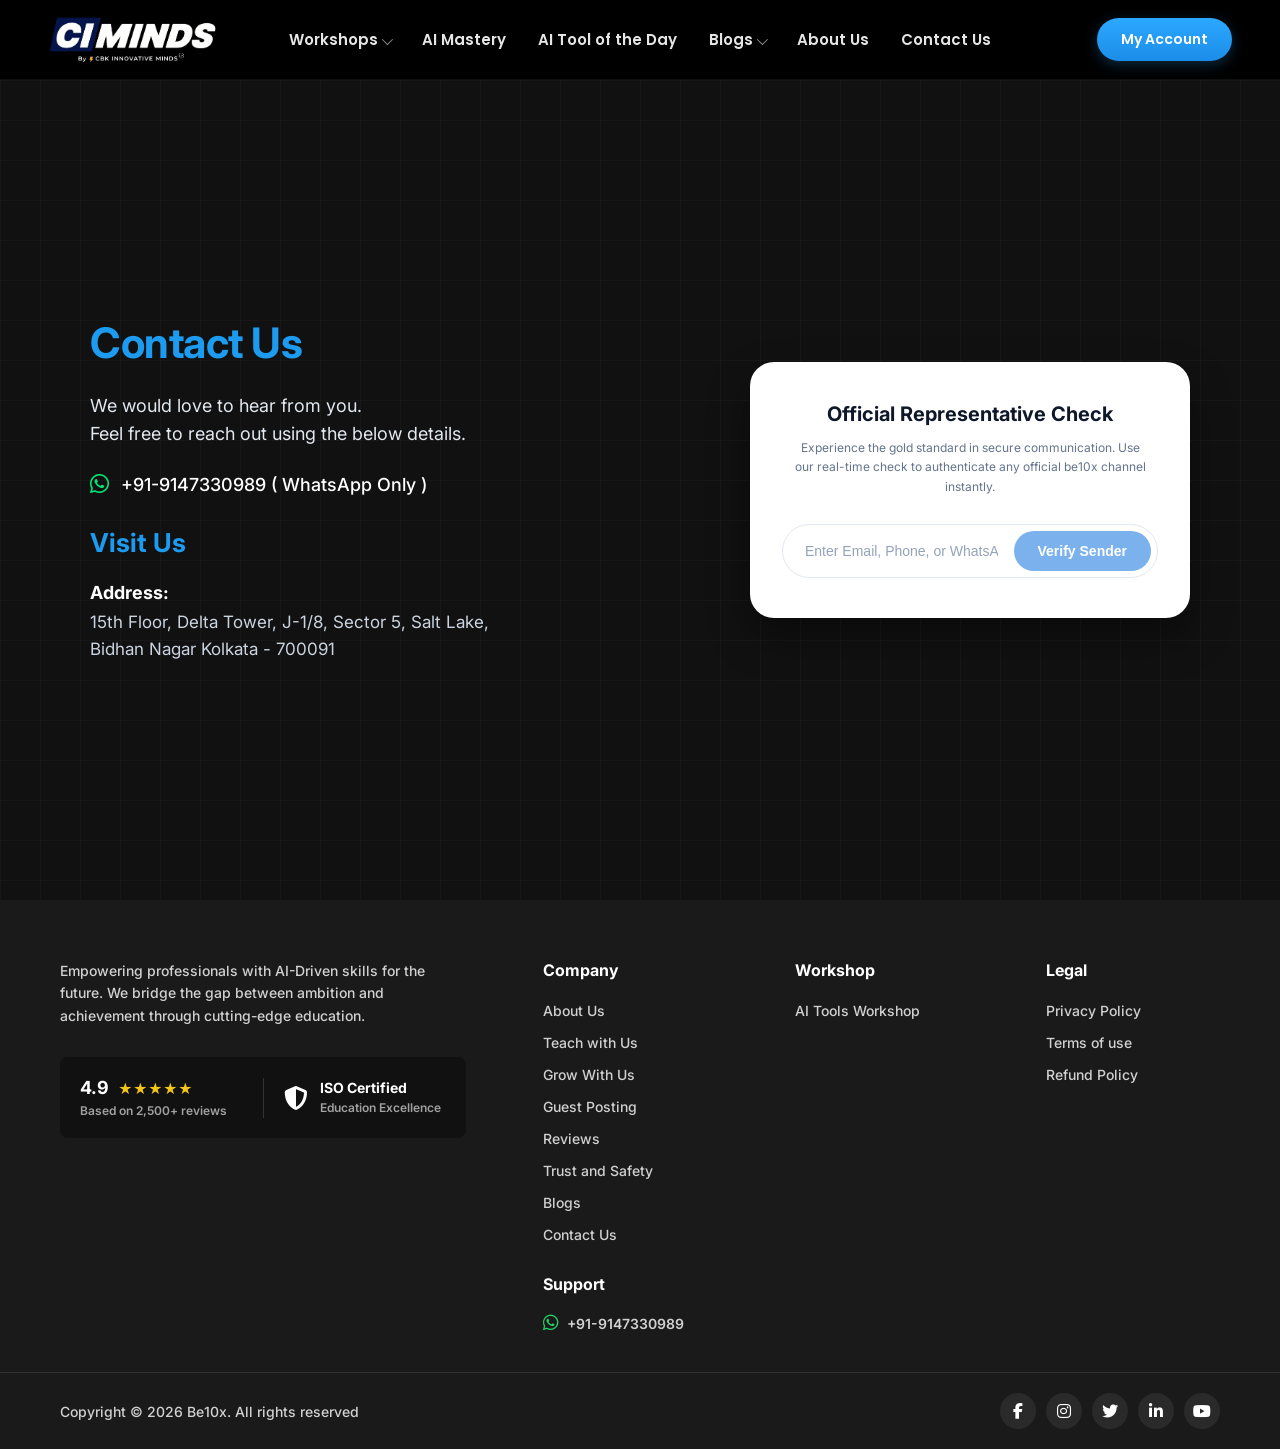
<file: contact-us.html>
<!DOCTYPE html>
<html lang="en">
<head>
    <meta charset="UTF-8">
    <meta name="viewport" content="width=device-width, initial-scale=1.0">
    <title>Contact Us - Replica</title>
    <!-- Google Fonts for accurate font pairing -->
    <link rel="preconnect" href="https://fonts.googleapis.com">
    <link rel="preconnect" href="https://fonts.gstatic.com" crossorigin>
    <link href="https://fonts.googleapis.com/css2?family=Poppins:ital,wght@0,400;0,500;0,600;0,700;0,800;0,900;1,700;1,800&display=swap" rel="stylesheet">
    <link href="https://fonts.googleapis.com/css2?family=Inter:wght@400;500;600;700&display=swap" rel="stylesheet">
    <!-- FontAwesome for the precise WhatsApp icon -->
    <link rel="stylesheet" href="https://cdnjs.cloudflare.com/ajax/libs/font-awesome/6.4.0/css/all.min.css">
    
    <style>
        * {
            box-sizing: border-box;
            margin: 0;
            padding: 0;
        }

        /* ===== Site header & footer (copied verbatim from the main site) ===== */
        :root{
            --bg:#000000;
            --orange:#FF4514;
            --orange-hover:#E63D10;
            --white:#FFFFFF;
            --blue-btn-top:#2BA8FF;
            --blue-btn-bot:#1C8DE8;
            --header-h:80px;
        }
        a{color:inherit;text-decoration:none;}

        header{
          position:sticky;top:0;height:var(--header-h);
          background:var(--bg);
          padding:0 48px;
          display:grid;grid-template-columns:1fr auto 1fr;
          align-items:center;column-gap:20px;z-index:100;
          border-bottom:1px solid rgba(255,255,255,0.06);
          transition:transform .3s ease;
          font-family:'Poppins',sans-serif;
        }
        header.header-hidden{
          transform:translateY(-100%);
        }
        .logo-img{justify-self:start;height:48px;width:auto;display:block;}
        nav{justify-self:center;display:flex;align-items:center;gap:32px;}
        nav a{font-size:15px;font-weight:600;color:var(--white);opacity:0.9;white-space:nowrap;transition:all .15s;}
        nav a:hover{opacity:1;color:var(--orange);}
        nav a .caret{display:inline-block;width:8px;height:8px;margin-left:4px;border-right:1.5px solid;border-bottom:1.5px solid;transform:rotate(45deg) translateY(-2px);opacity:.6;}
        .header-btn{justify-self:end;background:linear-gradient(180deg,var(--blue-btn-top),var(--blue-btn-bot));color:var(--white);font-weight:600;font-size:14px;padding:11px 24px;border-radius:30px;border:none;cursor:pointer;white-space:nowrap;box-shadow:0 4px 14px rgba(43,168,255,0.25);font-family:'Poppins',sans-serif;}

        .site-footer{margin:0;padding:60px 0 20px 0;font-family:'Inter',sans-serif;font-weight:500;background-color:#1a1a1a;color:#ffffff;}
        .footer-container{max-width:1200px;margin:0 auto;padding:0 20px;}
        .footer-top{display:flex;justify-content:space-between;flex-wrap:wrap;margin-bottom:40px;gap:30px;}
        .footer-col-brand{flex:0 0 35%;max-width:35%;}
        .footer-col-links{flex:0 0 15%;max-width:15%;}
        .footer-description{color:#d1d1d1;font-size:14px;line-height:1.6;margin-bottom:30px;font-weight:500;}
        .review-box{background-color:#111111;border-radius:8px;padding:20px;display:flex;align-items:center;margin-bottom:30px;}
        .review-left{flex:1;}
        .review-rating{font-size:18px;font-weight:700;margin-bottom:5px;}
        .stars{color:#f5c518;font-size:14px;margin-left:5px;}
        .review-subtext{color:#a0a0a0;font-size:12px;font-weight:600;}
        .review-divider{width:1px;height:40px;background-color:#333333;margin:0 20px;}
        .review-right{flex:1;display:flex;align-items:center;gap:12px;}
        .shield-icon{font-size:24px;color:#ffffff;}
        .cert-text-main{font-size:14px;font-weight:700;display:block;}
        .cert-text-sub{font-size:12px;color:#a0a0a0;font-weight:600;}
        .footer-heading{font-size:16px;font-weight:700;margin-bottom:20px;color:#ffffff;}
        .footer-links-list{list-style:none;padding:0;margin:0;}
        .footer-links-list li{margin-bottom:12px;}
        .footer-links-list a{color:#d1d1d1;text-decoration:none;font-size:14px;font-weight:500;transition:color 0.2s ease;}
        .footer-links-list a:hover{color:#ffffff;}
        .support-section{margin-top:30px;}
        .whatsapp-link{color:#d1d1d1;text-decoration:none;font-size:14px;font-weight:600;display:flex;align-items:center;gap:8px;}
        .whatsapp-link i{color:#25D366;font-size:18px;}
        .footer-divider{border:none;border-top:1px solid #333333;margin:0;}
        .footer-bottom{display:flex;justify-content:space-between;align-items:center;padding-top:20px;flex-wrap:wrap;gap:20px;}
        .copyright-text{color:#d1d1d1;font-size:14px;font-weight:500;}
        .social-icons{display:flex;gap:10px;}
        .social-icons a{display:flex;align-items:center;justify-content:center;width:36px;height:36px;background-color:#2a2a2a;color:#ffffff;border-radius:50%;text-decoration:none;font-size:16px;transition:background-color 0.3s;}
        .social-icons a:hover{background-color:#444444;}
        @media (max-width:992px){
          .footer-col-brand{flex:0 0 100%;max-width:100%;margin-bottom:30px;}
          .footer-col-links{flex:0 0 30%;max-width:30%;}
        }
        @media (max-width:768px){
          header{padding:0 20px;grid-template-columns:auto 1fr auto;}
          .logo-img{height:34px;}
          nav{display:none;}
          .footer-col-links{flex:0 0 100%;max-width:100%;margin-bottom:20px;}
          .footer-bottom{flex-direction:column;text-align:center;}
          .review-box{flex-direction:column;text-align:center;gap:15px;}
          .review-divider{width:100%;height:1px;margin:10px 0;}
          .review-right{justify-content:center;text-align:left;}
        }

        body {
            font-family: 'Inter', sans-serif;
            color: #ffffff;
        }

        /* Wraps the original centered contact card; carries what body used to do
           before header/footer were added above and below it */
        .contact-main {
            background-color: #111111;
            background-image: 
                linear-gradient(rgba(255, 255, 255, 0.03) 1px, transparent 1px),
                linear-gradient(90deg, rgba(255, 255, 255, 0.03) 1px, transparent 1px);
            background-size: 40px 40px;
            min-height: calc(100vh - var(--header-h));
            display: flex;
            justify-content: center;
            align-items: center;
            padding: 20px;
        }

        /* Container alignment splitting the view into left and right columns */
        .container {
            max-width: 1100px;
            width: 100%;
            display: grid;
            grid-template-columns: 1.2fr 1fr;
            gap: 60px;
            align-items: center;
        }

        /* --- Left Column: Contact Details --- */
        .contact-info-section {
            display: flex;
            flex-direction: column;
        }

        .main-heading {
            font-size: 42px;
            font-weight: 700;
            color: #1d9bf0; /* Vibrant sky blue */
            margin-bottom: 24px;
            letter-spacing: -0.5px;
        }

        .sub-text {
            font-size: 18px;
            color: #e2e8f0;
            line-height: 1.6;
            font-weight: 400;
        }

        .whatsapp-row {
            display: flex;
            align-items: center;
            font-size: 18px;
            color: #ffffff;
            margin-top: 24px;
            margin-bottom: 32px;
            font-weight: 500;
        }

        .whatsapp-icon {
            color: #00e676; /* WhatsApp bright green */
            margin-right: 12px;
            font-size: 22px;
        }

        .section-heading {
            font-size: 26px;
            font-weight: 700;
            color: #1d9bf0;
            margin-bottom: 24px;
        }

        .address-label {
            font-size: 18px;
            font-weight: 700;
            color: #ffffff;
            margin-bottom: 6px;
        }

        .address-text {
            font-size: 17px;
            color: #cbd5e1;
            line-height: 1.6;
            font-weight: 400;
        }

        /* --- Right Column: Verification White Card --- */
        .verification-card {
            background-color: #ffffff;
            border-radius: 24px;
            padding: 40px 32px;
            color: #111111;
            box-shadow: 0 20px 40px rgba(0, 0, 0, 0.4);
            text-align: center;
            max-width: 440px;
            width: 100%;
            justify-self: end;
        }

        .card-title {
            font-size: 20px;
            font-weight: 700;
            color: #0f172a;
            margin-bottom: 12px;
        }

        .card-description {
            font-size: 12px;
            color: #64748b;
            line-height: 1.6;
            margin-bottom: 28px;
            padding: 0 10px;
            font-weight: 400;
        }

        /* Inline Input and Button Form Container */
        .input-wrapper {
            position: relative;
            display: flex;
            align-items: center;
            border: 1px solid #e2e8f0;
            border-radius: 50px;
            padding: 6px;
            background-color: #ffffff;
            transition: box-shadow 0.2s ease;
        }

        .input-wrapper:focus-within {
            box-shadow: 0 0 0 2px rgba(29, 155, 240, 0.2);
        }

        .verify-input {
            border: none;
            outline: none;
            padding: 10px 16px;
            font-size: 14px;
            color: #333333;
            width: 100%;
            border-radius: 50px;
            background: transparent;
        }

        .verify-input::placeholder {
            color: #94a3b8;
        }

        .verify-btn {
            background-color: #7bb1ec; /* Pastel sky blue variant from screen */
            color: #ffffff;
            border: none;
            outline: none;
            padding: 12px 24px;
            border-radius: 50px;
            font-size: 14px;
            font-weight: 600;
            cursor: pointer;
            white-space: nowrap;
            transition: background-color 0.2s ease;
        }

        .verify-btn:hover {
            background-color: #1d9bf0;
        }

        /* Responsive Optimization */
        @media (max-width: 768px) {
            .container {
                grid-template-columns: 1fr;
                gap: 40px;
            }
            .verification-card {
                justify-self: center;
            }
            .main-heading {
                font-size: 34px;
            }
        }
    </style>
</head>
<body>

<header>
  <img class="logo-img" src="[data-uri]" alt="CI Minds">
  <nav>
    <a href="#">Workshops<span class="caret"></span></a>
    <a href="#">AI Mastery</a>
    <a href="#">AI Tool of the Day</a>
    <a href="#">Blogs<span class="caret"></span></a>
    <a href="#about">About Us</a>
    <a href="contact-us.html">Contact Us</a>
  </nav>
  <button class="header-btn">My Account</button>
</header>

<main class="contact-main">
    <div class="container">
        
        <!-- Left Column Info Segment -->
        <div class="contact-info-section">
            <h1 class="main-heading">Contact Us</h1>
            <p class="sub-text">We would love to hear from you.</p>
            <p class="sub-text">Feel free to reach out using the below details.</p>
            
            <div class="whatsapp-row">
                <i class="fa-brands fa-whatsapp whatsapp-icon"></i>
                <span>+91-9147330989 ( WhatsApp Only )</span>
            </div>
            
            <h2 class="section-heading">Visit Us</h2>
            
            <div class="address-label">Address:</div>
            <p class="address-text">
                15th Floor, Delta Tower, J-1/8, Sector 5, Salt Lake,<br>
                Bidhan Nagar Kolkata - 700091
            </p>
        </div>

        <!-- Right Column Verification Tool Card -->
        <div class="verification-card">
            <h3 class="card-title">Official Representative Check</h3>
            <p class="card-description">
                Experience the gold standard in secure communication. Use our real-time check to authenticate any official be10x channel instantly.
            </p>
            
            <div class="input-wrapper">
                <input type="text" class="verify-input" placeholder="Enter Email, Phone, or WhatsApp">
                <button class="verify-btn">Verify Sender</button>
            </div>
        </div>

    </div>
</main>

<footer class="site-footer">
    <div class="footer-container">
        <div class="footer-top">
            <!-- Column 1: Brand Info (Logos Removed) -->
            <div class="footer-col-brand">
                <p class="footer-description">
                    Empowering professionals with AI-Driven skills for the future. We bridge the gap between ambition and achievement through cutting-edge education.
                </p>

                <div class="review-box">
                    <div class="review-left">
                        <div class="review-rating">
                            4.9 <span class="stars">★★★★★</span>
                        </div>
                        <div class="review-subtext">Based on 2,500+ reviews</div>
                    </div>
                    <div class="review-divider"></div>
                    <div class="review-right">
                        <i class="fa-solid fa-shield-halved shield-icon"></i>
                        <div>
                            <span class="cert-text-main">ISO Certified</span>
                            <span class="cert-text-sub">Education Excellence</span>
                        </div>
                    </div>
                </div>
            </div>

            <!-- Column 2: Company & Support -->
            <div class="footer-col-links">
                <h3 class="footer-heading">Company</h3>
                <ul class="footer-links-list">
                    <li><a href="#">About Us</a></li>
                    <li><a href="#">Teach with Us</a></li>
                    <li><a href="#">Grow With Us</a></li>
                    <li><a href="#">Guest Posting</a></li>
                    <li><a href="#">Reviews</a></li>
                    <li><a href="#">Trust and Safety</a></li>
                    <li><a href="#">Blogs</a></li>
                    <li><a href="#">Contact Us</a></li>
                </ul>

                <div class="support-section">
                    <h3 class="footer-heading">Support</h3>
                    <a href="https://wa.me/919147330989" class="whatsapp-link">
                        <i class="fa-brands fa-whatsapp"></i>
                        +91-9147330989
                    </a>
                </div>
            </div>

            <!-- Column 3: Workshop -->
            <div class="footer-col-links">
                <h3 class="footer-heading">Workshop</h3>
                <ul class="footer-links-list">
                    <li><a href="#">AI Tools Workshop</a></li>
                </ul>
            </div>

            <!-- Column 4: Legal -->
            <div class="footer-col-links">
                <h3 class="footer-heading">Legal</h3>
                <ul class="footer-links-list">
                    <li><a href="#">Privacy Policy</a></li>
                    <li><a href="#">Terms of use</a></li>
                    <li><a href="#">Refund Policy</a></li>
                </ul>
            </div>
        </div>
    </div>

    <hr class="footer-divider">

    <div class="footer-container">
        <div class="footer-bottom">
            <div class="copyright-text">
                Copyright © 2026 Be10x. All rights reserved
            </div>
            <div class="social-icons">
                <a href="#" aria-label="Facebook"><i class="fa-brands fa-facebook-f"></i></a>
                <a href="#" aria-label="Instagram"><i class="fa-brands fa-instagram"></i></a>
                <a href="#" aria-label="Twitter"><i class="fa-brands fa-twitter"></i></a>
                <a href="#" aria-label="LinkedIn"><i class="fa-brands fa-linkedin-in"></i></a>
                <a href="#" aria-label="YouTube"><i class="fa-brands fa-youtube"></i></a>
            </div>
        </div>
    </div>
</footer>

<script>
(function(){
  var header = document.querySelector('header');
  var lastScrollY = window.scrollY;
  var ticking = false;

  function onScroll(){
    var currentScrollY = window.scrollY;
    if (currentScrollY <= 0) {
      header.classList.remove('header-hidden');
    } else if (currentScrollY > lastScrollY) {
      header.classList.add('header-hidden');
    } else if (currentScrollY < lastScrollY) {
      header.classList.remove('header-hidden');
    }
    lastScrollY = currentScrollY;
    ticking = false;
  }

  window.addEventListener('scroll', function(){
    if (!ticking) {
      window.requestAnimationFrame(onScroll);
      ticking = true;
    }
  }, {passive:true});
})();
</script>
</body>
</html>
</file>
